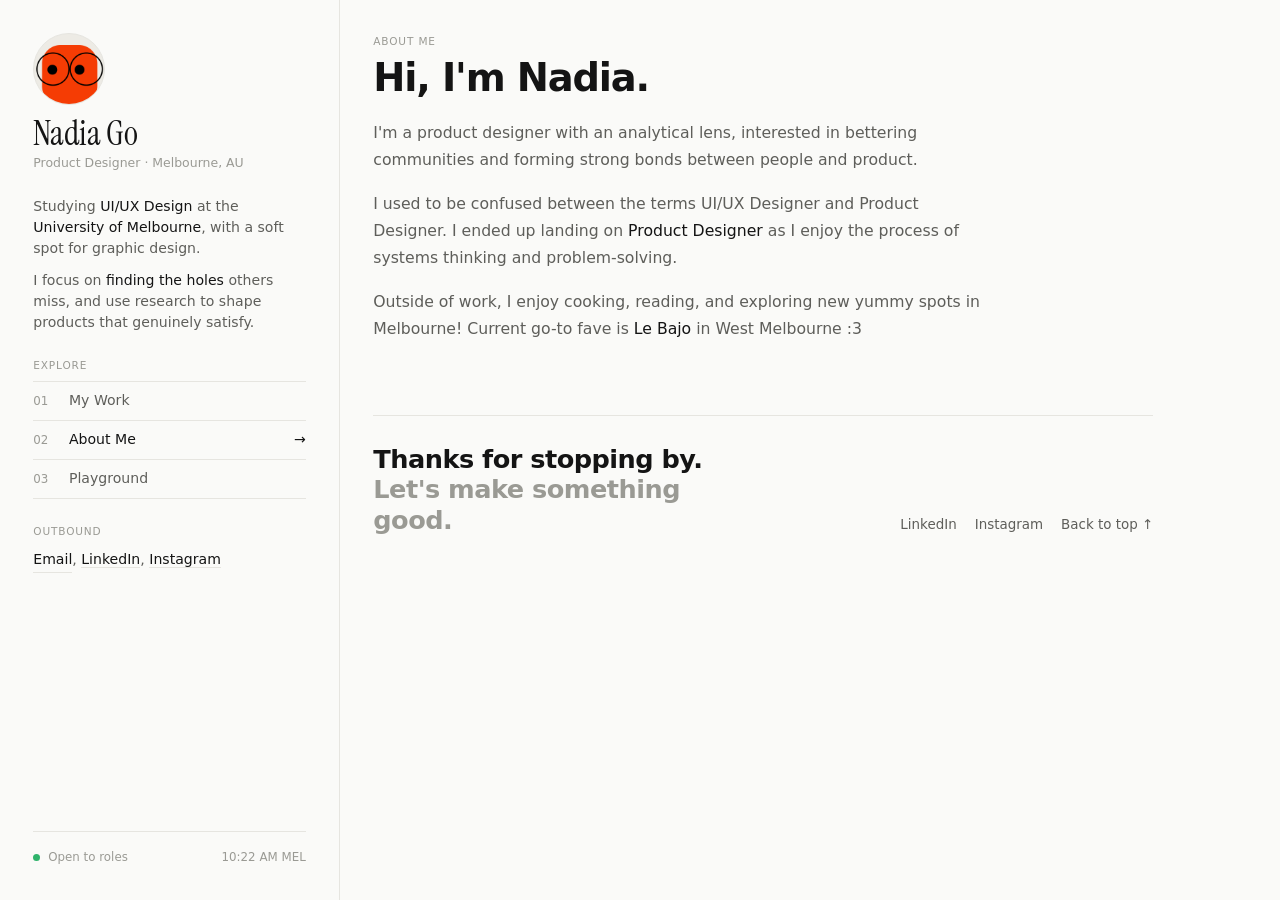
<file: aboutme.html>
<!DOCTYPE html>
<html lang="en">
<head>
<meta charset="UTF-8">
<meta name="viewport" content="width=device-width, initial-scale=1.0">
<title>About — Nadia Go</title>
<meta name="description" content="About Nadia Go, a product designer based in Melbourne.">
<link rel="preconnect" href="https://fonts.googleapis.com">
<link rel="preconnect" href="https://fonts.gstatic.com" crossorigin>
<link href="https://fonts.googleapis.com/css2?family=Instrument+Serif&family=Google+Sans:wght@400;500;600;700&display=swap" rel="stylesheet">
<link rel="icon" type="image/png" href="Character-building/favicon(2).png" sizes="32x32">

<style>
  :root{
    --bg:#FAFAF8;
    --ink:#141414;
    --muted:#5E5E5A;
    --faint:#9A9A94;
    --line:#E6E5E0;
    --green-dark:#1C6B41;
    --accent:#f53c04;            /* page accent (quotes, question rule) */
    --serif:'Instrument Serif', Georgia, 'Times New Roman', serif;   /* name only */
    --sans:'Google Sans', system-ui, -apple-system, sans-serif;
    --rail-w:340px;
    --pad:clamp(20px,2.6vw,40px);
    --measure:780px;
  }
  *{box-sizing:border-box;}
  html{scroll-behavior:smooth;}
  body{
    margin:0; background:var(--bg); color:var(--ink);
    font-family:var(--sans); font-size:15px; line-height:1.55;
    -webkit-font-smoothing:antialiased;
  }
  ::selection{background:var(--ink); color:var(--bg);}
  a{color:inherit; text-decoration:none;}
  a:focus-visible,button:focus-visible{outline:2px solid var(--ink); outline-offset:3px; border-radius:4px;}
  img,video{max-width:100%; display:block;}

  /* ── LAYOUT ─────────────────────────────── */
  .layout{display:grid; grid-template-columns:var(--rail-w) 1fr; min-height:100vh;}

  /* ── SIDEBAR (shared with index.html) ───── */
  .rail{
    position:sticky; top:0; height:100vh; overflow:hidden;
    padding:var(--pad);
    border-right:1px solid var(--line);
    display:flex; flex-direction:column; gap:24px;
  }
  .rail-id{display:flex; flex-direction:column; gap:12px;}
  .pfp{
    position:relative; width:72px; height:72px; flex:none;
    border-radius:50%; overflow:hidden;
    background:#EDEBE5; border:1px solid var(--line);
  }
  .pfp__inner{position:absolute; left:-1%; top:15%; width:100%; height:100%;}
  .pfp__body, .pfp__eyes img{width:100%; height:100%; -webkit-user-drag:none; user-select:none;}
  .pfp__body{position:absolute; inset:0;}
  .pfp__eyes{position:absolute; inset:0; transition:transform .08s linear; will-change:transform;}
  .pfp__eyes img{display:block; transform-origin:45.75% 35.25%; transition:transform .09s ease;}
  .pfp.is-blinking .pfp__eyes img{transform:scaleY(.08);}

  .name{display:block; font-family:var(--serif); font-weight:400; font-size:2.1rem; line-height:1; letter-spacing:-0.01em; margin:0;}
  .subtitle{font-size:0.78rem; color:var(--faint); margin:2px 0 0;}
  .bio{color:var(--muted); margin:0; max-width:36ch; font-size:0.88rem; line-height:1.5;}
  .bio strong{color:var(--ink); font-weight:500;}
  .bio + .bio{margin-top:-14px;}

  .rail-label{
    display:block; font-size:0.66rem; letter-spacing:0.08em; text-transform:uppercase;
    color:var(--faint); margin:0 0 8px;
  }
  .nav ul{list-style:none; margin:0; padding:0; border-top:1px solid var(--line);}
  .nav li{border-bottom:1px solid var(--line);}
  .nav a{
    display:flex; align-items:center; gap:12px; padding:8px 0;
    font-size:0.88rem; color:var(--muted); transition:color .18s ease;
  }
  .nav .num{font-variant-numeric:tabular-nums; font-size:0.74rem; color:var(--faint); min-width:2em;}
  .nav .arr{margin-left:auto; opacity:0; transform:translateX(-6px); transition:opacity .18s ease, transform .18s ease;}
  .nav a:hover, .nav a[aria-current]{color:var(--ink);}
  .nav a:hover .arr, .nav a[aria-current] .arr{opacity:1; transform:none;}

  .back{font-size:0.88rem; color:var(--muted); width:max-content; transition:color .18s ease;}
  .back:hover{color:var(--ink);}

  .outbound{color:var(--muted); margin:0; line-height:1.8; font-size:0.88rem;}
  .outbound a, .outbound button{color:var(--ink); border-bottom:1px solid var(--line); transition:border-color .18s ease;}
  .outbound a:hover, .outbound button:hover{border-color:var(--ink);}
  .outbound button{appearance:none; -webkit-appearance:none; display:inline; background:none; border-top:0; border-left:0; border-right:0; border-radius:0; padding:0; font:inherit; line-height:inherit; vertical-align:baseline; cursor:pointer;}
  .outbound button.copied{color:var(--green-dark); border-color:var(--green-dark);}

  .rail-foot{
    margin-top:auto; padding-top:16px; border-top:1px solid var(--line);
    display:flex; justify-content:space-between; gap:12px;
    font-size:0.74rem; color:var(--faint); font-variant-numeric:tabular-nums;
  }
  .status{display:inline-flex; align-items:center; gap:8px;}
  .status::before{content:""; width:7px; height:7px; border-radius:50%; background:#2FB36B;}

  /* ── MAIN CONTENT ───────────────────────── */
  .main{padding:var(--pad); min-width:0;}
  .main > *{max-width:var(--measure);}
  section[id], .main{scroll-margin-top:20px;}

  .eyebrow, .label{
    font-size:0.66rem; letter-spacing:0.08em; text-transform:uppercase;
    color:var(--faint); margin:0 0 8px;
  }
  .title{font-family:var(--sans); font-weight:700; letter-spacing:-0.03em; font-size:clamp(1.8rem,3vw,2.4rem); line-height:1.05; margin:0 0 22px;}

  .media{margin:0; background:#E9E8E3; border:1px solid var(--line); border-radius:6px; overflow:hidden; aspect-ratio:16/9;}
  .media.tall{aspect-ratio:16/10;}
  .media.auto{aspect-ratio:auto;}
  .media.auto img{height:auto;}
  .media img,.media video{width:100%; height:100%; object-fit:cover;}
  .media.fit{aspect-ratio:auto; background:none; border:0; border-radius:0; --cap:min(72vh,620px);}
  .media.fit video{
    margin:0 auto; width:100%; height:auto; aspect-ratio:var(--ar,16/9);
    max-width:calc(var(--cap) * var(--ar-n,1.7778));
    object-fit:contain; border-radius:6px; background:#E9E8E3;
  }

  .facts{
    margin:24px 0 0; padding-top:16px; border-top:1px solid var(--line);
    display:grid; grid-template-columns:repeat(4,minmax(0,1fr)); gap:20px;
  }
  .facts dt{font-size:0.66rem; letter-spacing:0.08em; text-transform:uppercase; color:var(--faint); margin:0 0 4px;}
  .facts dd{margin:0; font-size:0.86rem; line-height:1.45;}

  .block{padding:clamp(48px,6vw,80px) 0 0;}
  .statement{font-family:var(--sans); font-weight:600; letter-spacing:-0.02em; font-size:clamp(1.3rem,2vw,1.7rem); line-height:1.2; margin:0 0 12px; max-width:28ch;}
  .statement.wide{max-width:none;}
  .body{font-size:0.95rem; line-height:1.6; color:var(--muted); margin:0 0 24px; max-width:60ch;}
  .body strong{color:var(--ink); font-weight:500;}

  .question{
    font-family:var(--sans); font-weight:600; letter-spacing:-0.015em;
    font-size:clamp(1.05rem,1.5vw,1.25rem); line-height:1.35; margin:24px 0 0; max-width:40ch;
    padding-left:16px; border-left:2px solid var(--accent);
  }
  .stat{display:flex; align-items:baseline; gap:16px; border-top:1px solid var(--line); padding-top:16px; margin-top:8px;}
  .stat b{font-family:var(--sans); font-weight:700; font-size:clamp(2rem,3.2vw,2.8rem); letter-spacing:-0.04em; line-height:1;}
  .stat span{font-size:0.86rem; color:var(--muted); max-width:44ch;}

  .feature{margin-top:40px;}
  .feature h4{font-family:var(--sans); font-weight:600; font-size:1rem; letter-spacing:-0.01em; margin:0 0 4px;}
  .feature p{margin:0 0 14px; color:var(--muted); font-size:0.9rem;}

  .pull{font-family:var(--sans); font-weight:600; letter-spacing:-0.015em; font-size:clamp(1.05rem,1.5vw,1.25rem); line-height:1.35; margin:24px 0 0;}
  .pull::before{content:"\201C"; color:var(--accent);} .pull::after{content:"\201D"; color:var(--accent);}

  .block > img{margin-top:8px; border-radius:6px; border:1px solid var(--line);}

  .pager{
    display:flex; justify-content:space-between; gap:16px;
    margin-top:clamp(56px,7vw,96px); padding-top:18px; border-top:1px solid var(--line);
    font-size:0.88rem; color:var(--muted);
  }
  .pager a:hover{color:var(--ink);}

  /* about page */
  .prose p{font-size:0.98rem; line-height:1.7; color:var(--muted); margin:0 0 18px; max-width:62ch;}
  .prose strong{color:var(--ink); font-weight:500;}

  /* ── FOOTER (shared with index.html) ────── */
  .foot{
    margin-top:72px; padding-top:28px; border-top:1px solid var(--line);
    display:flex; flex-wrap:wrap; align-items:flex-end; justify-content:space-between; gap:20px;
  }
  .foot-line{font-family:var(--sans); font-weight:600; letter-spacing:-0.02em; font-size:clamp(1.2rem,2.2vw,1.6rem); line-height:1.2; margin:0; max-width:22ch;}
  .foot-line em{font-style:normal; color:var(--faint);}
  .foot-links{display:flex; gap:18px; font-size:0.84rem; color:var(--muted);}
  .foot-links a:hover{color:var(--ink);}

  /* ── RESPONSIVE ─────────────────────────── */
  @media (max-width:1100px){ :root{--rail-w:300px;} }
  @media (max-width:820px){
    .layout{grid-template-columns:1fr;}
    .rail{position:static; height:auto; overflow:visible; border-right:0; border-bottom:1px solid var(--line); gap:22px; padding:28px 20px;}
    .rail .nav--sections{display:none;}   /* in-page menu not needed once stacked */
    .name{font-size:2rem;}
    .bio{max-width:none;}
    .rail-foot{margin-top:0;}
    .main{padding:28px 20px 40px;}
    .facts{grid-template-columns:1fr 1fr;}
  }
  @media (max-width:420px){
    .rail-id{flex-direction:row; align-items:center; gap:16px; flex-wrap:wrap;}
    .rail-id .text{flex:1; min-width:0;}
    .pfp{width:64px; height:64px;}
    .stat{flex-direction:column; gap:6px;}
  }
  @media (prefers-reduced-motion:reduce){ html{scroll-behavior:auto;} *{transition:none !important;} }
</style>
</head>
<body>

<div class="layout">

  <!-- ══ SIDEBAR ══ -->
  <aside class="rail">
    <div class="rail-id">
      <a href="index.html" class="pfp" id="pfp" aria-label="Nadia Go — home">
        <div class="pfp__inner">
          <img class="pfp__body" alt="" src="Character-building/whole.png" onerror="this.remove()">
          <div class="pfp__eyes" id="pfpEyes"><img alt="" src="Character-building/eyes.png" onerror="this.remove()"></div>
        </div>
      </a>
      <div class="text">
        <a href="index.html"><span class="name">Nadia Go</span></a>
        <p class="subtitle">Product Designer · Melbourne, AU</p>
      </div>
    </div>

    <p class="bio">Studying <strong>UI/UX Design</strong> at the <strong>University of Melbourne</strong>, with a soft spot for graphic design.</p>
    <p class="bio">I focus on <strong>finding the holes</strong> others miss, and use research to shape products that genuinely satisfy.</p>

    <nav class="nav" aria-label="Explore">
      <span class="rail-label">Explore</span>
      <ul>
        <li><a href="index.html#work"><span class="num">01</span>My Work<span class="arr">→</span></a></li>
        <li><a href="aboutme.html" aria-current="page"><span class="num">02</span>About Me<span class="arr">→</span></a></li>
        <li><a href="designplayground.html"><span class="num">03</span>Playground<span class="arr">→</span></a></li>
      </ul>
    </nav>

    <div>
      <span class="rail-label">Outbound</span>
      <p class="outbound">
        <button type="button" id="copyEmail" data-email="nadiajingxiang@gmail.com">Email</button>,
        <a href="https://www.linkedin.com/in/nadia-alexandra-/" target="_blank" rel="noopener">LinkedIn</a>,
        <a href="https://www.instagram.com/nadialexandraa/" target="_blank" rel="noopener">Instagram</a>
      </p>
    </div>

    <div class="rail-foot">
      <span class="status">Open to roles</span>
      <span id="clock">--:-- --</span>
    </div>
  </aside>

  <!-- ══ CONTENT ══ -->
  <main class="main" id="top">

    <section>
      <p class="eyebrow">About me</p>
      <h1 class="title">Hi, I'm Nadia.</h1>
      <div class="prose">
        <p>I'm a product designer with an analytical lens, interested in bettering communities and forming strong bonds between people and product.</p>
        <p>I used to be confused between the terms UI/UX Designer and Product Designer. I ended up landing on <strong>Product Designer</strong> as I enjoy the process of systems thinking and problem-solving.</p>
        <p>Outside of work, I enjoy cooking, reading, and exploring new yummy spots in Melbourne! Current go-to fave is <strong>Le Bajo</strong> in West Melbourne :3</p>
      </div>
    </section>

    <!-- Photo gallery — kept from the original, still switched off.
    <section class="block">
      <p class="label">Gallery</p>
      <h2 class="statement">Things in the wild that caught my eye.</h2>
      ...
    </section> -->

    <footer class="foot">
      <p class="foot-line">Thanks for stopping by. <em>Let's make something good.</em></p>
      <div class="foot-links">
        <a href="https://www.linkedin.com/in/nadia-alexandra-/" target="_blank" rel="noopener">LinkedIn</a>
        <a href="https://www.instagram.com/nadialexandraa/" target="_blank" rel="noopener">Instagram</a>
        <a href="#top">Back to top ↑</a>
      </div>
    </footer>
  </main>
</div>

<script>
  /* ── profile picture: eyes follow the cursor + blink ── */
  (function(){
    const pfp  = document.getElementById('pfp');
    const eyes = document.getElementById('pfpEyes');
    if(!pfp || !eyes) return;
    const reduce = window.matchMedia && matchMedia('(prefers-reduced-motion: reduce)').matches;
    const EYE_CX = 0.4575, EYE_CY = 0.3525;
    let mx = null, my = null, raf = 0;
    function track(){
      if(mx === null) return;
      const r = eyes.getBoundingClientRect();
      const maxX = r.width * 0.07, maxY = r.height * 0.05;
      const cx = r.left + r.width * EYE_CX, cy = r.top + r.height * EYE_CY;
      const dx = mx - cx, dy = my - cy, len = Math.hypot(dx, dy) || 1;
      eyes.style.transform = `translate(${(dx/len*maxX).toFixed(2)}px, ${(dy/len*maxY).toFixed(2)}px)`;
    }
    addEventListener('pointermove', e => {
      mx = e.clientX; my = e.clientY;
      if(!raf) raf = requestAnimationFrame(() => { raf = 0; track(); });
    }, {passive:true});
    addEventListener('scroll', track, {passive:true});
    if(!reduce){
      (function blink(){
        setTimeout(() => {
          pfp.classList.add('is-blinking');
          setTimeout(() => pfp.classList.remove('is-blinking'), 150);
          blink();
        }, 2600 + Math.random() * 4000);
      })();
    }
  })();

  /* ── Melbourne local time ── */
  (function(){
    const el = document.getElementById('clock');
    const fmt = new Intl.DateTimeFormat('en-AU', {hour:'2-digit', minute:'2-digit', hour12:true, timeZone:'Australia/Melbourne'});
    const tick = () => { el.textContent = fmt.format(new Date()).toUpperCase() + ' MEL'; };
    tick(); setInterval(tick, 15000);
  })();

  /* ── copy email ── */
  (function(){
    const btn = document.getElementById('copyEmail');
    btn.addEventListener('click', async () => {
      try{ await navigator.clipboard.writeText(btn.dataset.email); btn.textContent = 'Copied ✓'; btn.classList.add('copied'); }
      catch(e){ btn.textContent = btn.dataset.email; }
      setTimeout(() => { btn.textContent = 'Email'; btn.classList.remove('copied'); }, 1800);
    });
  })();

  /* ── in-page menu: highlight the section being read ── */
  (function(){
    const links = [...document.querySelectorAll('.nav--sections a[href^="#"]')];
    if(!links.length || !('IntersectionObserver' in window)) return;
    const byId = Object.fromEntries(links.map(a => [a.getAttribute('href').slice(1), a]));
    const io = new IntersectionObserver(entries => {
      entries.forEach(en => {
        if(!en.isIntersecting) return;
        links.forEach(a => a.removeAttribute('aria-current'));
        byId[en.target.id]?.setAttribute('aria-current', 'location');
      });
    }, {rootMargin:'-35% 0px -60% 0px'});
    Object.keys(byId).forEach(id => { const s = document.getElementById(id); if(s) io.observe(s); });
  })();

  /* ── fit videos to their real shape ── */
  document.querySelectorAll('.media.fit video').forEach(v => {
    const fit = () => {
      if(!v.videoWidth) return;
      v.style.setProperty('--ar', v.videoWidth + ' / ' + v.videoHeight);
      v.style.setProperty('--ar-n', v.videoWidth / v.videoHeight);
    };
    v.addEventListener('loadedmetadata', fit); fit();
  });
</script>
</body>
</html>
</file>
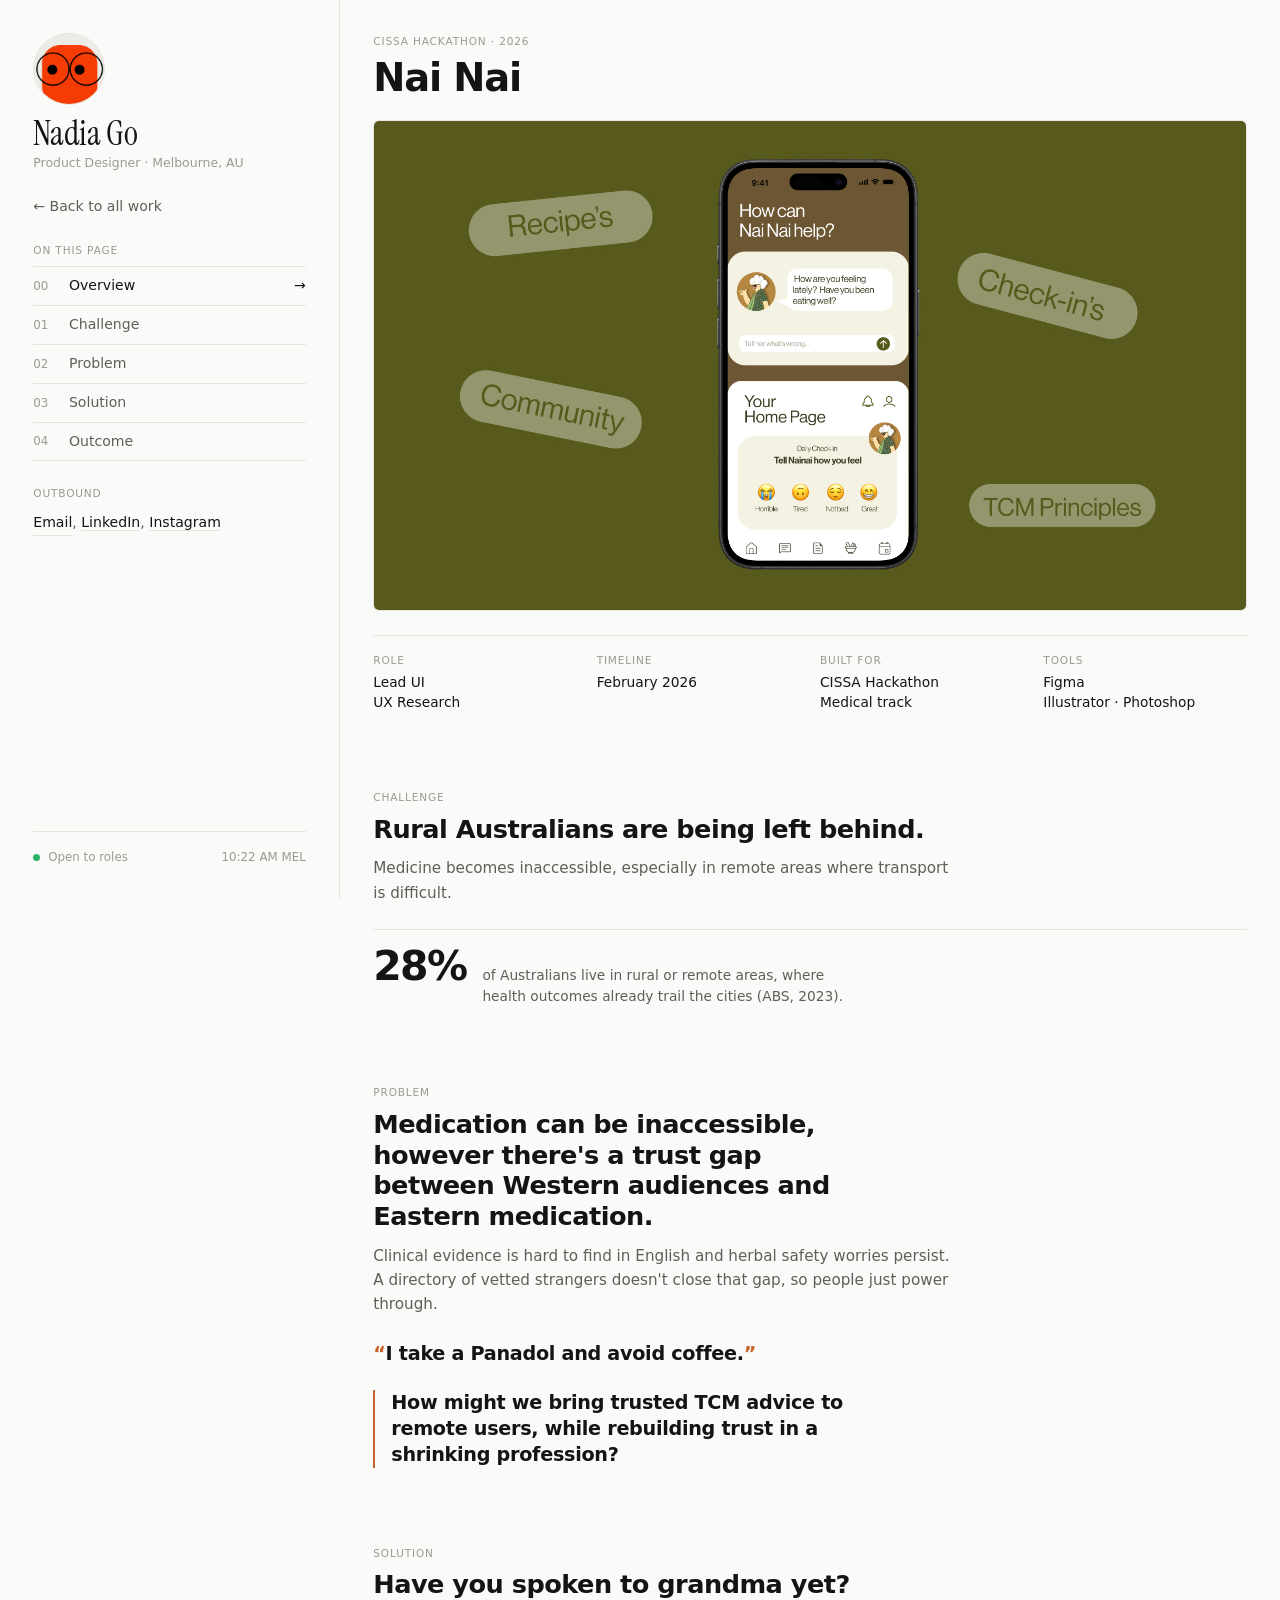
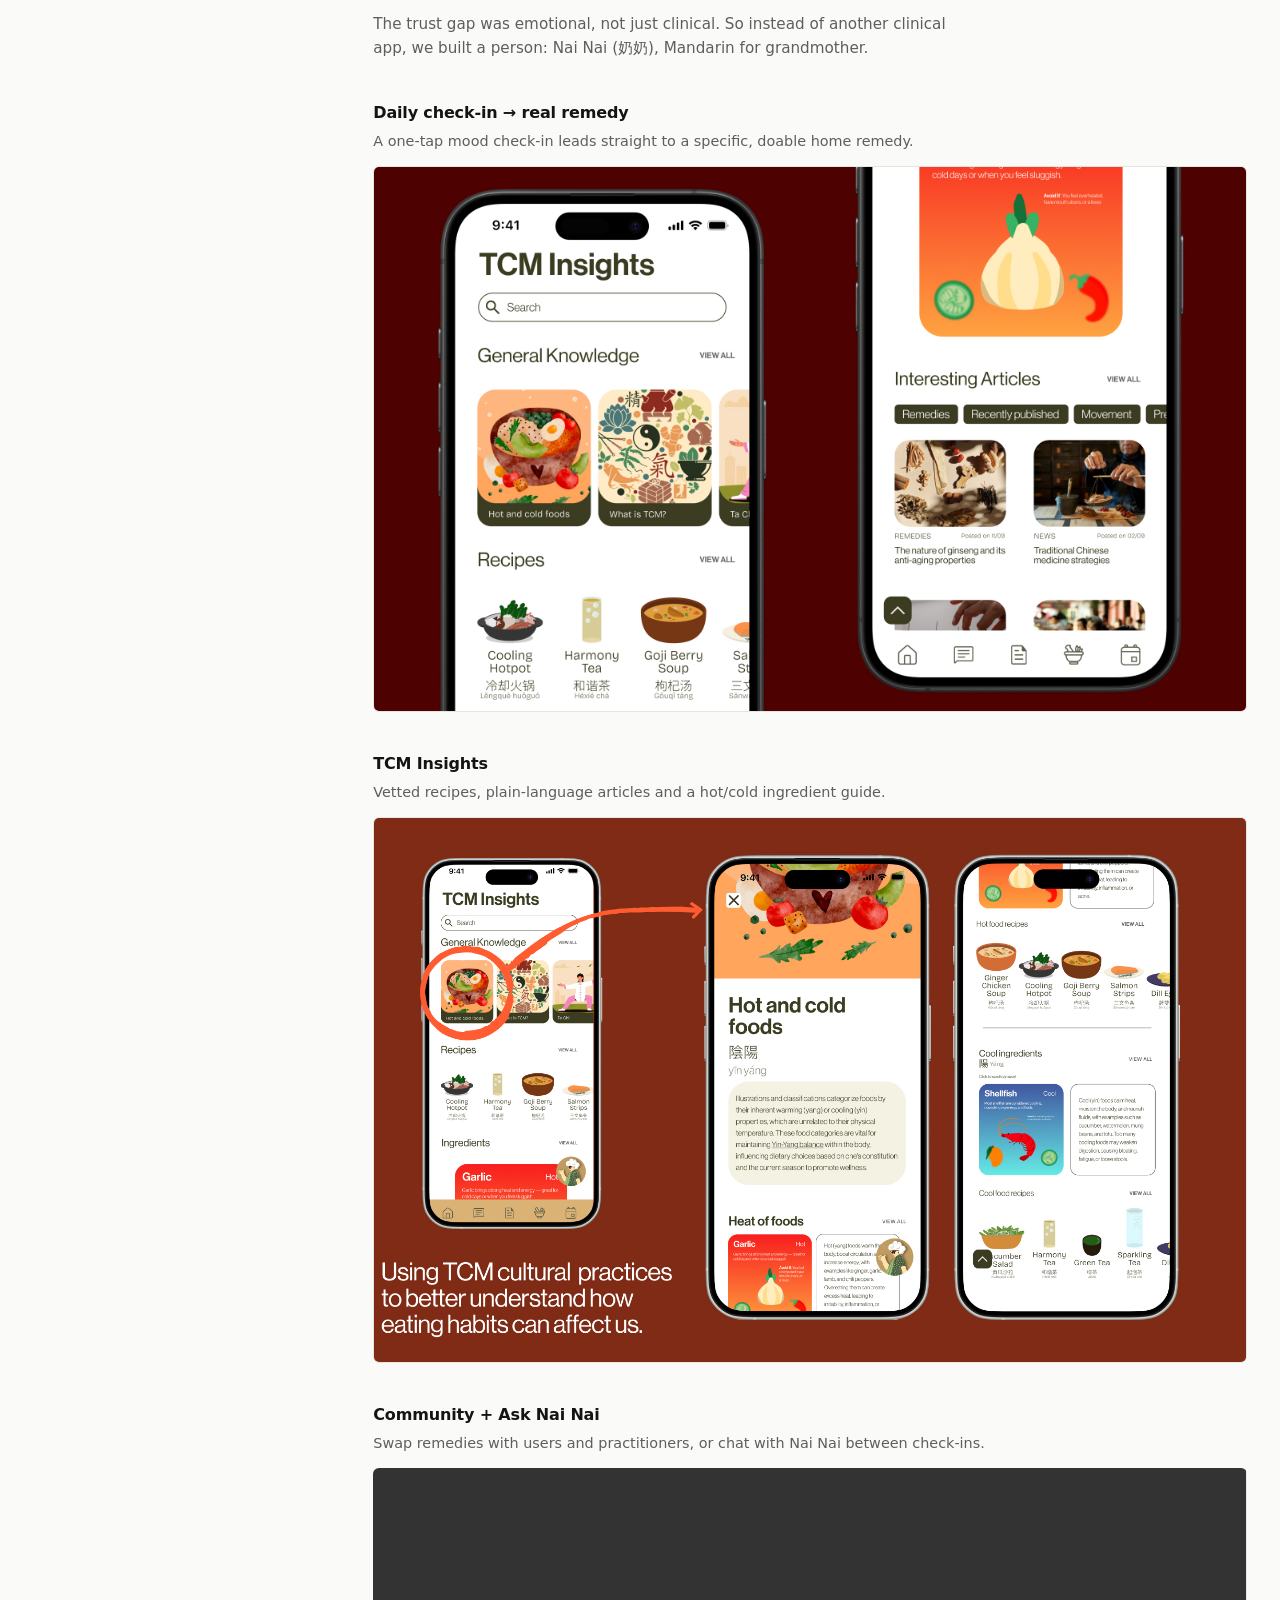
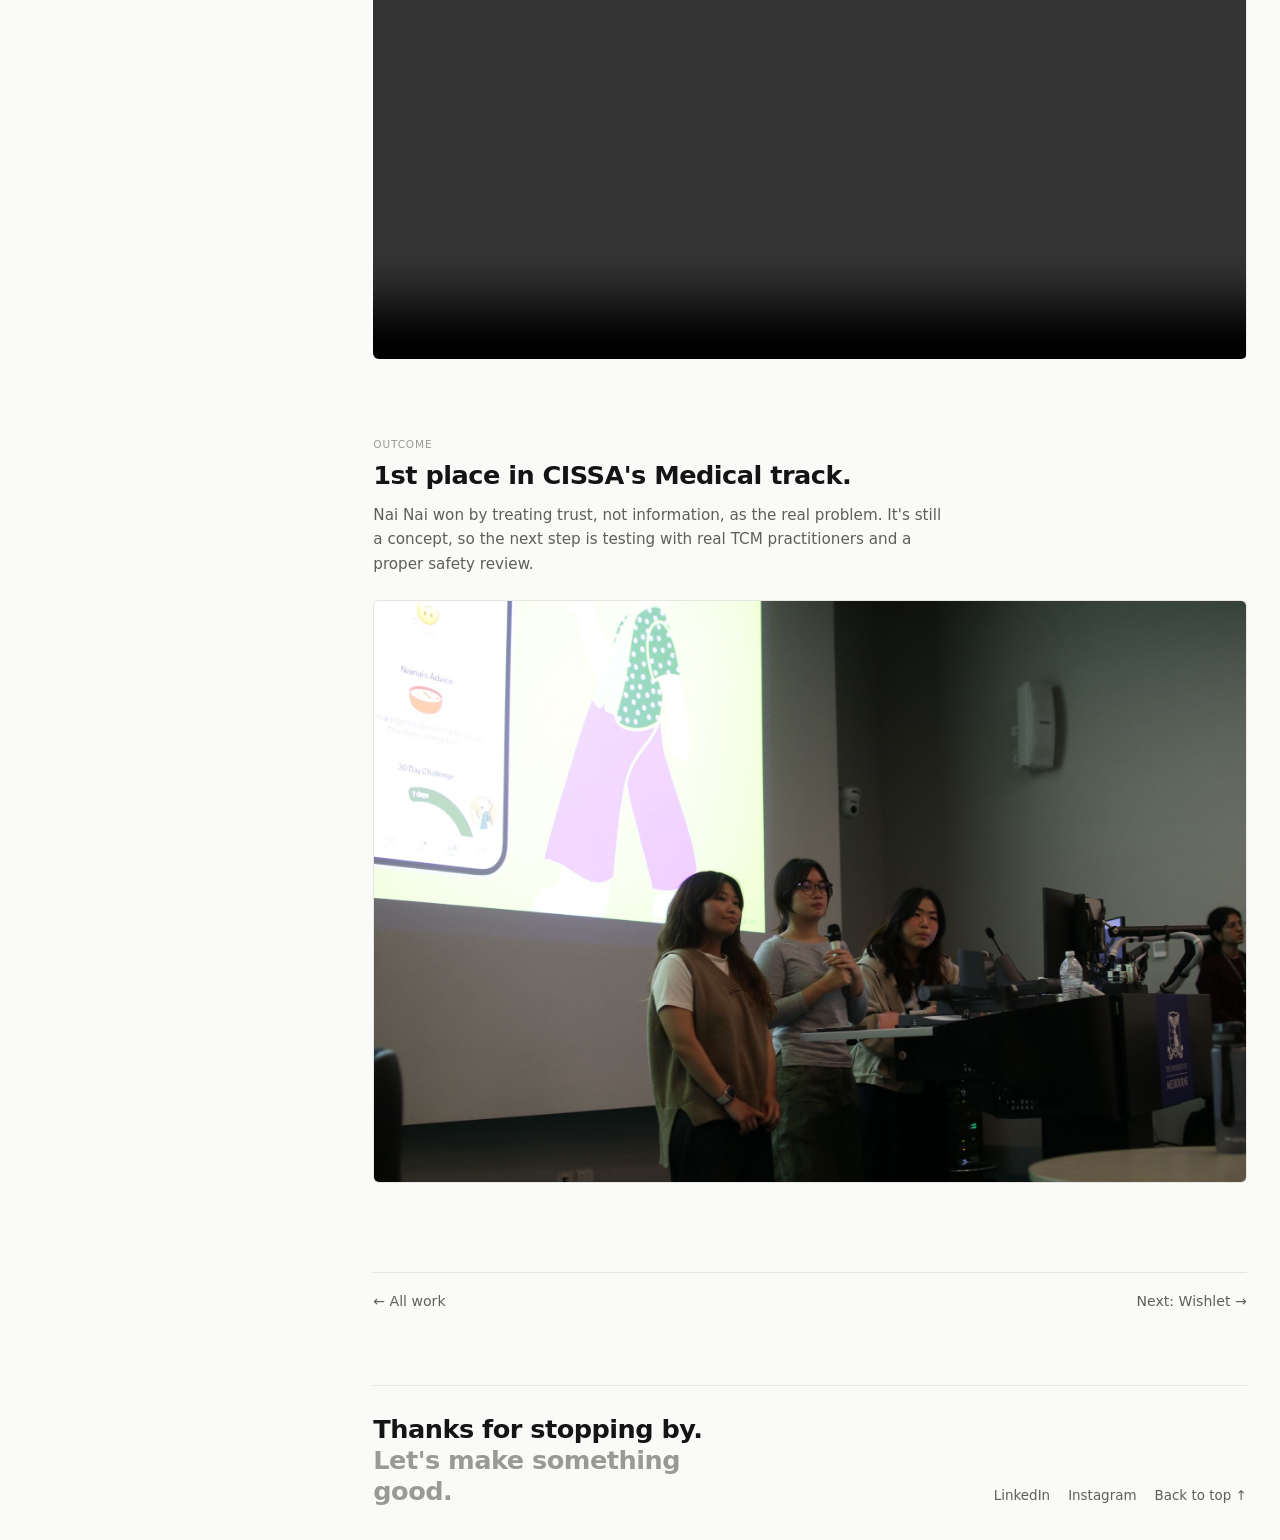
<file: Nainai.html>
<!DOCTYPE html>
<html lang="en">
<head>
<meta charset="UTF-8">
<meta name="viewport" content="width=device-width, initial-scale=1.0">
<title>Nai Nai — Nadia Go</title>
<meta name="description" content="Case study: Nai Nai, a virtual-grandmother concept closing Australia's rural Traditional Chinese Medicine trust gap. CISSA Hackathon winner, Medical track.">
<link rel="preconnect" href="https://fonts.googleapis.com">
<link rel="preconnect" href="https://fonts.gstatic.com" crossorigin>
<link href="https://fonts.googleapis.com/css2?family=Instrument+Serif&family=Google+Sans:wght@400;500;600;700&display=swap" rel="stylesheet">
<link rel="icon" type="image/png" href="Character-building/favicon(2).png" sizes="32x32">

<style>
  :root{
    --bg:#FAFAF8;
    --ink:#141414;
    --muted:#5E5E5A;
    --faint:#9A9A94;
    --line:#E6E5E0;
    --green-dark:#1C6B41;
    --accent:#C8632B;            /* page accent (quotes, question rule) */
    --serif:'Instrument Serif', Georgia, 'Times New Roman', serif;   /* name only */
    --sans:'Google Sans', system-ui, -apple-system, sans-serif;
    --rail-w:340px;
    --pad:clamp(20px,2.6vw,40px);
    --measure:780px;
  }
  *{box-sizing:border-box;}
  html{scroll-behavior:smooth;}
  body{
    margin:0; background:var(--bg); color:var(--ink);
    font-family:var(--sans); font-size:15px; line-height:1.55;
    -webkit-font-smoothing:antialiased;
  }
  ::selection{background:var(--ink); color:var(--bg);}
  a{color:inherit; text-decoration:none;}
  a:focus-visible,button:focus-visible{outline:2px solid var(--ink); outline-offset:3px; border-radius:4px;}
  img,video{max-width:100%; display:block;}

  /* ── LAYOUT ─────────────────────────────── */
  .layout{display:grid; grid-template-columns:var(--rail-w) 1fr; min-height:100vh;}

  /* ── SIDEBAR (shared with index.html) ───── */
  .rail{
    position:sticky; top:0; height:100vh; overflow:hidden;
    padding:var(--pad);
    border-right:1px solid var(--line);
    display:flex; flex-direction:column; gap:24px;
  }
  .rail-id{display:flex; flex-direction:column; gap:12px;}
  .pfp{
    position:relative; width:72px; height:72px; flex:none;
    border-radius:50%; overflow:hidden;
    background:#EDEBE5; border:1px solid var(--line);
  }
  .pfp__inner{position:absolute; left:-1%; top:15%; width:100%; height:100%;}
  .pfp__body, .pfp__eyes img{width:100%; height:100%; -webkit-user-drag:none; user-select:none;}
  .pfp__body{position:absolute; inset:0;}
  .pfp__eyes{position:absolute; inset:0; transition:transform .08s linear; will-change:transform;}
  .pfp__eyes img{display:block; transform-origin:45.75% 35.25%; transition:transform .09s ease;}
  .pfp.is-blinking .pfp__eyes img{transform:scaleY(.08);}

  .name{display:block; font-family:var(--serif); font-weight:400; font-size:2.1rem; line-height:1; letter-spacing:-0.01em; margin:0;}
  .subtitle{font-size:0.78rem; color:var(--faint); margin:2px 0 0;}
  .bio{color:var(--muted); margin:0; max-width:36ch; font-size:0.88rem; line-height:1.5;}
  .bio strong{color:var(--ink); font-weight:500;}
  .bio + .bio{margin-top:-14px;}

  .rail-label{
    display:block; font-size:0.66rem; letter-spacing:0.08em; text-transform:uppercase;
    color:var(--faint); margin:0 0 8px;
  }
  .nav ul{list-style:none; margin:0; padding:0; border-top:1px solid var(--line);}
  .nav li{border-bottom:1px solid var(--line);}
  .nav a{
    display:flex; align-items:center; gap:12px; padding:8px 0;
    font-size:0.88rem; color:var(--muted); transition:color .18s ease;
  }
  .nav .num{font-variant-numeric:tabular-nums; font-size:0.74rem; color:var(--faint); min-width:2em;}
  .nav .arr{margin-left:auto; opacity:0; transform:translateX(-6px); transition:opacity .18s ease, transform .18s ease;}
  .nav a:hover, .nav a[aria-current]{color:var(--ink);}
  .nav a:hover .arr, .nav a[aria-current] .arr{opacity:1; transform:none;}

  .back{font-size:0.88rem; color:var(--muted); width:max-content; transition:color .18s ease;}
  .back:hover{color:var(--ink);}

  .outbound{color:var(--muted); margin:0; line-height:1.8; font-size:0.88rem;}
  .outbound a, .outbound button{color:var(--ink); border-bottom:1px solid var(--line); transition:border-color .18s ease;}
  .outbound a:hover, .outbound button:hover{border-color:var(--ink);}
  .outbound button{appearance:none; -webkit-appearance:none; display:inline; background:none; border-top:0; border-left:0; border-right:0; border-radius:0; padding:0; font:inherit; line-height:inherit; vertical-align:baseline; cursor:pointer;}
  .outbound button.copied{color:var(--green-dark); border-color:var(--green-dark);}

  .rail-foot{
    margin-top:auto; padding-top:16px; border-top:1px solid var(--line);
    display:flex; justify-content:space-between; gap:12px;
    font-size:0.74rem; color:var(--faint); font-variant-numeric:tabular-nums;
  }
  .status{display:inline-flex; align-items:center; gap:8px;}
  .status::before{content:""; width:7px; height:7px; border-radius:50%; background:#2FB36B;}

  /* ── MAIN CONTENT ───────────────────────── */
  .main{padding:var(--pad); min-width:0;}
  
  section[id], .main{scroll-margin-top:20px;}

  .eyebrow, .label{
    font-size:0.66rem; letter-spacing:0.08em; text-transform:uppercase;
    color:var(--faint); margin:0 0 8px;
  }
  .title{font-family:var(--sans); font-weight:700; letter-spacing:-0.03em; font-size:clamp(1.8rem,3vw,2.4rem); line-height:1.05; margin:0 0 22px;}

  .media{margin:0; background:#E9E8E3; border:1px solid var(--line); border-radius:6px; overflow:hidden; aspect-ratio:16/9;}
  .media.tall{aspect-ratio:16/10;}
  .media.auto{aspect-ratio:auto;}
  .media.auto img{height:auto;}
  .media img,.media video{width:100%; height:100%; object-fit:cover;}
  .media.fit{aspect-ratio:auto; background:none; border:0; border-radius:0; --cap:min(72vh,620px);}
  .media.fit video{
    margin:0 auto; width:100%; height:auto; aspect-ratio:var(--ar,16/9);
    max-width:calc(var(--cap) * var(--ar-n,1.7778));
    object-fit:contain; border-radius:6px; background:#E9E8E3;
  }

  .facts{
    margin:24px 0 0; padding-top:16px; border-top:1px solid var(--line);
    display:grid; grid-template-columns:repeat(4,minmax(0,1fr)); gap:20px;
  }
  .facts dt{font-size:0.66rem; letter-spacing:0.08em; text-transform:uppercase; color:var(--faint); margin:0 0 4px;}
  .facts dd{margin:0; font-size:0.86rem; line-height:1.45;}

  .block{padding:clamp(48px,6vw,80px) 0 0;}
  .statement{font-family:var(--sans); font-weight:600; letter-spacing:-0.02em; font-size:clamp(1.3rem,2vw,1.7rem); line-height:1.2; margin:0 0 12px; max-width:28ch;}
  .statement.wide{max-width:none;}
  .body{font-size:0.95rem; line-height:1.6; color:var(--muted); margin:0 0 24px; max-width:60ch;}
  .body strong{color:var(--ink); font-weight:500;}

  .question{
    font-family:var(--sans); font-weight:600; letter-spacing:-0.015em;
    font-size:clamp(1.05rem,1.5vw,1.25rem); line-height:1.35; margin:24px 0 0; max-width:40ch;
    padding-left:16px; border-left:2px solid var(--accent);
  }
  .stat{display:flex; align-items:baseline; gap:16px; border-top:1px solid var(--line); padding-top:16px; margin-top:8px;}
  .stat b{font-family:var(--sans); font-weight:700; font-size:clamp(2rem,3.2vw,2.8rem); letter-spacing:-0.04em; line-height:1;}
  .stat span{font-size:0.86rem; color:var(--muted); max-width:44ch;}

  .feature{margin-top:40px;}
  .feature h4{font-family:var(--sans); font-weight:600; font-size:1rem; letter-spacing:-0.01em; margin:0 0 4px;}
  .feature p{margin:0 0 14px; color:var(--muted); font-size:0.9rem;}

  .pull{font-family:var(--sans); font-weight:600; letter-spacing:-0.015em; font-size:clamp(1.05rem,1.5vw,1.25rem); line-height:1.35; margin:24px 0 0;}
  .pull::before{content:"\201C"; color:var(--accent);} .pull::after{content:"\201D"; color:var(--accent);}

  .block > img{margin-top:8px; border-radius:6px; border:1px solid var(--line);}

  .pager{
    display:flex; justify-content:space-between; gap:16px;
    margin-top:clamp(56px,7vw,96px); padding-top:18px; border-top:1px solid var(--line);
    font-size:0.88rem; color:var(--muted);
  }
  .pager a:hover{color:var(--ink);}

  /* about page */
  .prose p{font-size:0.98rem; line-height:1.7; color:var(--muted); margin:0 0 18px; max-width:62ch;}
  .prose strong{color:var(--ink); font-weight:500;}

  /* ── FOOTER ─────────────────────────────── */
  .foot{
    margin-top:72px; padding-top:28px; border-top:1px solid var(--line);
    display:flex; flex-wrap:wrap; align-items:flex-end; justify-content:space-between; gap:20px;
  }
  .foot-line{font-family:var(--sans); font-weight:600; letter-spacing:-0.02em; font-size:clamp(1.2rem,2.2vw,1.6rem); line-height:1.2; margin:0; max-width:22ch;}
  .foot-line em{font-style:normal; color:var(--faint);}
  .foot-links{display:flex; gap:18px; font-size:0.84rem; color:var(--muted);}
  .foot-links a:hover{color:var(--ink);}

  /* ── RESPONSIVE ─────────────────────────── */
  @media (max-width:1100px){ :root{--rail-w:300px;} }
  @media (max-width:820px){
    .layout{grid-template-columns:1fr;}
    .rail{position:static; height:auto; overflow:visible; border-right:0; border-bottom:1px solid var(--line); gap:22px; padding:28px 20px;}
    .rail .nav--sections{display:none;}   /* in-page menu not needed once stacked */
    .name{font-size:2rem;}
    .bio{max-width:none;}
    .rail-foot{margin-top:0;}
    .main{padding:28px 20px 40px;}
    .facts{grid-template-columns:1fr 1fr;}
  }
  @media (max-width:420px){
    .rail-id{flex-direction:row; align-items:center; gap:16px; flex-wrap:wrap;}
    .rail-id .text{flex:1; min-width:0;}
    .pfp{width:64px; height:64px;}
    .stat{flex-direction:column; gap:6px;}
  }
  @media (prefers-reduced-motion:reduce){ html{scroll-behavior:auto;} *{transition:none !important;} }
</style>
</head>
<body>

<div class="layout">

  <!-- ══ SIDEBAR ══ -->
  <aside class="rail">
    <div class="rail-id">
      <a href="index.html" class="pfp" id="pfp" aria-label="Nadia Go — home">
        <div class="pfp__inner">
          <img class="pfp__body" alt="" src="Character-building/whole.png" onerror="this.remove()">
          <div class="pfp__eyes" id="pfpEyes"><img alt="" src="Character-building/eyes.png" onerror="this.remove()"></div>
        </div>
      </a>
      <div class="text">
        <a href="index.html"><span class="name">Nadia Go</span></a>
        <p class="subtitle">Product Designer · Melbourne, AU</p>
      </div>
    </div>

    <a class="back" href="index.html#work">← Back to all work</a>

    <nav class="nav nav--sections" aria-label="On this page">
      <span class="rail-label">On this page</span>
      <ul>
        <li><a href="#overview"><span class="num">00</span>Overview<span class="arr">→</span></a></li>
        <li><a href="#challenge"><span class="num">01</span>Challenge<span class="arr">→</span></a></li>
        <li><a href="#problem"><span class="num">02</span>Problem<span class="arr">→</span></a></li>
        <li><a href="#solution"><span class="num">03</span>Solution<span class="arr">→</span></a></li>
        <li><a href="#outcome"><span class="num">04</span>Outcome<span class="arr">→</span></a></li>
      </ul>
    </nav>

    <div>
      <span class="rail-label">Outbound</span>
      <p class="outbound">
        <button type="button" id="copyEmail" data-email="nadiajingxiang@gmail.com">Email</button>,
        <a href="https://www.linkedin.com/in/nadia-alexandra-/" target="_blank" rel="noopener">LinkedIn</a>,
        <a href="https://www.instagram.com/nadialexandraa/" target="_blank" rel="noopener">Instagram</a>
      </p>
    </div>

    <div class="rail-foot">
      <span class="status">Open to roles</span>
      <span id="clock">--:-- --</span>
    </div>
  </aside>

  <!-- ══ CONTENT ══ -->
  <main class="main" id="top">

    <section id="overview">
      <p class="eyebrow">CISSA Hackathon · 2026</p>
      <h1 class="title">Nai Nai</h1>
      <figure class="media">
        <img src="Case-study-images/CS(nainai).jpg" alt="Nai Nai app concept overview" onerror="this.remove()">
      </figure>
      <dl class="facts">
        <div><dt>Role</dt><dd>Lead UI<br>UX Research</dd></div>
        <div><dt>Timeline</dt><dd>February 2026</dd></div>
        <div><dt>Built for</dt><dd>CISSA Hackathon<br>Medical track</dd></div>
        <div><dt>Tools</dt><dd>Figma<br>Illustrator · Photoshop</dd></div>
      </dl>
    </section>

    <section class="block" id="challenge">
      <p class="label">Challenge</p>
      <h2 class="statement wide">Rural Australians are being left behind.</h2>
      <p class="body">Medicine becomes inaccessible, especially in remote areas where transport is difficult.</p>
      <div class="stat">
        <b>28%</b>
        <span>of Australians live in rural or remote areas, where health outcomes already trail the cities (ABS, 2023).</span>
      </div>
    </section>

    <section class="block" id="problem">
      <p class="label">Problem</p>
      <h2 class="statement">Medication can be inaccessible, however there's a trust gap between Western audiences and Eastern medication.</h2>
      <p class="body">Clinical evidence is hard to find in English and herbal safety worries persist. A directory of vetted strangers doesn't close that gap, so people just power through.</p>
      <p class="pull">I take a Panadol and avoid coffee.</p>
      <p class="question">How might we bring trusted TCM advice to remote users, while rebuilding trust in a shrinking profession?</p>
    </section>

    <section class="block" id="solution">
      <p class="label">Solution</p>
      <h2 class="statement">Have you spoken to grandma yet?</h2>
      <p class="body">The trust gap was emotional, not just clinical. So instead of another clinical app, we built a person: Nai Nai (奶奶), Mandarin for grandmother.</p>

      <div class="feature">
        <h4>Daily check-in → real remedy</h4>
        <p>A one-tap mood check-in leads straight to a specific, doable home remedy.</p>
        <figure class="media tall"><img src="Case-study-images/CS(Nainai)-2.jpg" alt="Nai Nai daily check-in screen" onerror="this.remove()"></figure>
      </div>
      <div class="feature">
        <h4>TCM Insights</h4>
        <p>Vetted recipes, plain-language articles and a hot/cold ingredient guide.</p>
        <figure class="media tall"><img src="Case-study-images/(NN)TCM-Insights.jpg" alt="TCM Insights screen in the Nai Nai app" onerror="this.remove()"></figure>
      </div>
      <div class="feature">
        <h4>Community + Ask Nai Nai</h4>
        <p>Swap remedies with users and practitioners, or chat with Nai Nai between check-ins.</p>
        <figure class="media fit"><video src="Case-study-images/nainai-cyvideo.mp4" muted loop playsinline controls></video></figure>
      </div>
    </section>

    <section class="block" id="outcome">
      <p class="label">Outcome</p>
      <h2 class="statement">1st place in CISSA's Medical track.</h2>
      <p class="body">Nai Nai won by treating trust, not information, as the real problem. It's still a concept, so the next step is testing with real TCM practitioners and a proper safety review.</p>
      <img src="Case-study-images/nainai-presentation.jpeg" alt="Presenting Nai Nai at the CISSA Hackathon" onerror="this.remove()">
    </section>

    <nav class="pager">
      <a href="index.html#work">← All work</a>
      <a href="wishlet.html">Next: Wishlet →</a>
    </nav>

    <footer class="foot">
      <p class="foot-line">Thanks for stopping by. <em>Let's make something good.</em></p>
      <div class="foot-links">
        <a href="https://www.linkedin.com/in/nadia-alexandra-/" target="_blank" rel="noopener">LinkedIn</a>
        <a href="https://www.instagram.com/nadialexandraa/" target="_blank" rel="noopener">Instagram</a>
        <a href="#top">Back to top ↑</a>
      </div>
    </footer>
  </main>
</div>

<script>
  /* ── profile picture: eyes follow the cursor + blink ── */
  (function(){
    const pfp  = document.getElementById('pfp');
    const eyes = document.getElementById('pfpEyes');
    if(!pfp || !eyes) return;
    const reduce = window.matchMedia && matchMedia('(prefers-reduced-motion: reduce)').matches;
    const EYE_CX = 0.4575, EYE_CY = 0.3525;
    let mx = null, my = null, raf = 0;
    function track(){
      if(mx === null) return;
      const r = eyes.getBoundingClientRect();
      const maxX = r.width * 0.07, maxY = r.height * 0.05;
      const cx = r.left + r.width * EYE_CX, cy = r.top + r.height * EYE_CY;
      const dx = mx - cx, dy = my - cy, len = Math.hypot(dx, dy) || 1;
      eyes.style.transform = `translate(${(dx/len*maxX).toFixed(2)}px, ${(dy/len*maxY).toFixed(2)}px)`;
    }
    addEventListener('pointermove', e => {
      mx = e.clientX; my = e.clientY;
      if(!raf) raf = requestAnimationFrame(() => { raf = 0; track(); });
    }, {passive:true});
    addEventListener('scroll', track, {passive:true});
    if(!reduce){
      (function blink(){
        setTimeout(() => {
          pfp.classList.add('is-blinking');
          setTimeout(() => pfp.classList.remove('is-blinking'), 150);
          blink();
        }, 2600 + Math.random() * 4000);
      })();
    }
  })();

  /* ── Melbourne local time ── */
  (function(){
    const el = document.getElementById('clock');
    const fmt = new Intl.DateTimeFormat('en-AU', {hour:'2-digit', minute:'2-digit', hour12:true, timeZone:'Australia/Melbourne'});
    const tick = () => { el.textContent = fmt.format(new Date()).toUpperCase() + ' MEL'; };
    tick(); setInterval(tick, 15000);
  })();

  /* ── copy email ── */
  (function(){
    const btn = document.getElementById('copyEmail');
    btn.addEventListener('click', async () => {
      try{ await navigator.clipboard.writeText(btn.dataset.email); btn.textContent = 'Copied ✓'; btn.classList.add('copied'); }
      catch(e){ btn.textContent = btn.dataset.email; }
      setTimeout(() => { btn.textContent = 'Email'; btn.classList.remove('copied'); }, 1800);
    });
  })();

  /* ── in-page menu: highlight the section being read ── */
  (function(){
    const links = [...document.querySelectorAll('.nav--sections a[href^="#"]')];
    if(!links.length || !('IntersectionObserver' in window)) return;
    const byId = Object.fromEntries(links.map(a => [a.getAttribute('href').slice(1), a]));
    const io = new IntersectionObserver(entries => {
      entries.forEach(en => {
        if(!en.isIntersecting) return;
        links.forEach(a => a.removeAttribute('aria-current'));
        byId[en.target.id]?.setAttribute('aria-current', 'location');
      });
    }, {rootMargin:'-35% 0px -60% 0px'});
    Object.keys(byId).forEach(id => { const s = document.getElementById(id); if(s) io.observe(s); });
  })();

  /* ── fit videos to their real shape ── */
  document.querySelectorAll('.media.fit video').forEach(v => {
    const fit = () => {
      if(!v.videoWidth) return;
      v.style.setProperty('--ar', v.videoWidth + ' / ' + v.videoHeight);
      v.style.setProperty('--ar-n', v.videoWidth / v.videoHeight);
    };
    v.addEventListener('loadedmetadata', fit); fit();
  });
</script>
</body>
</html>
</file>
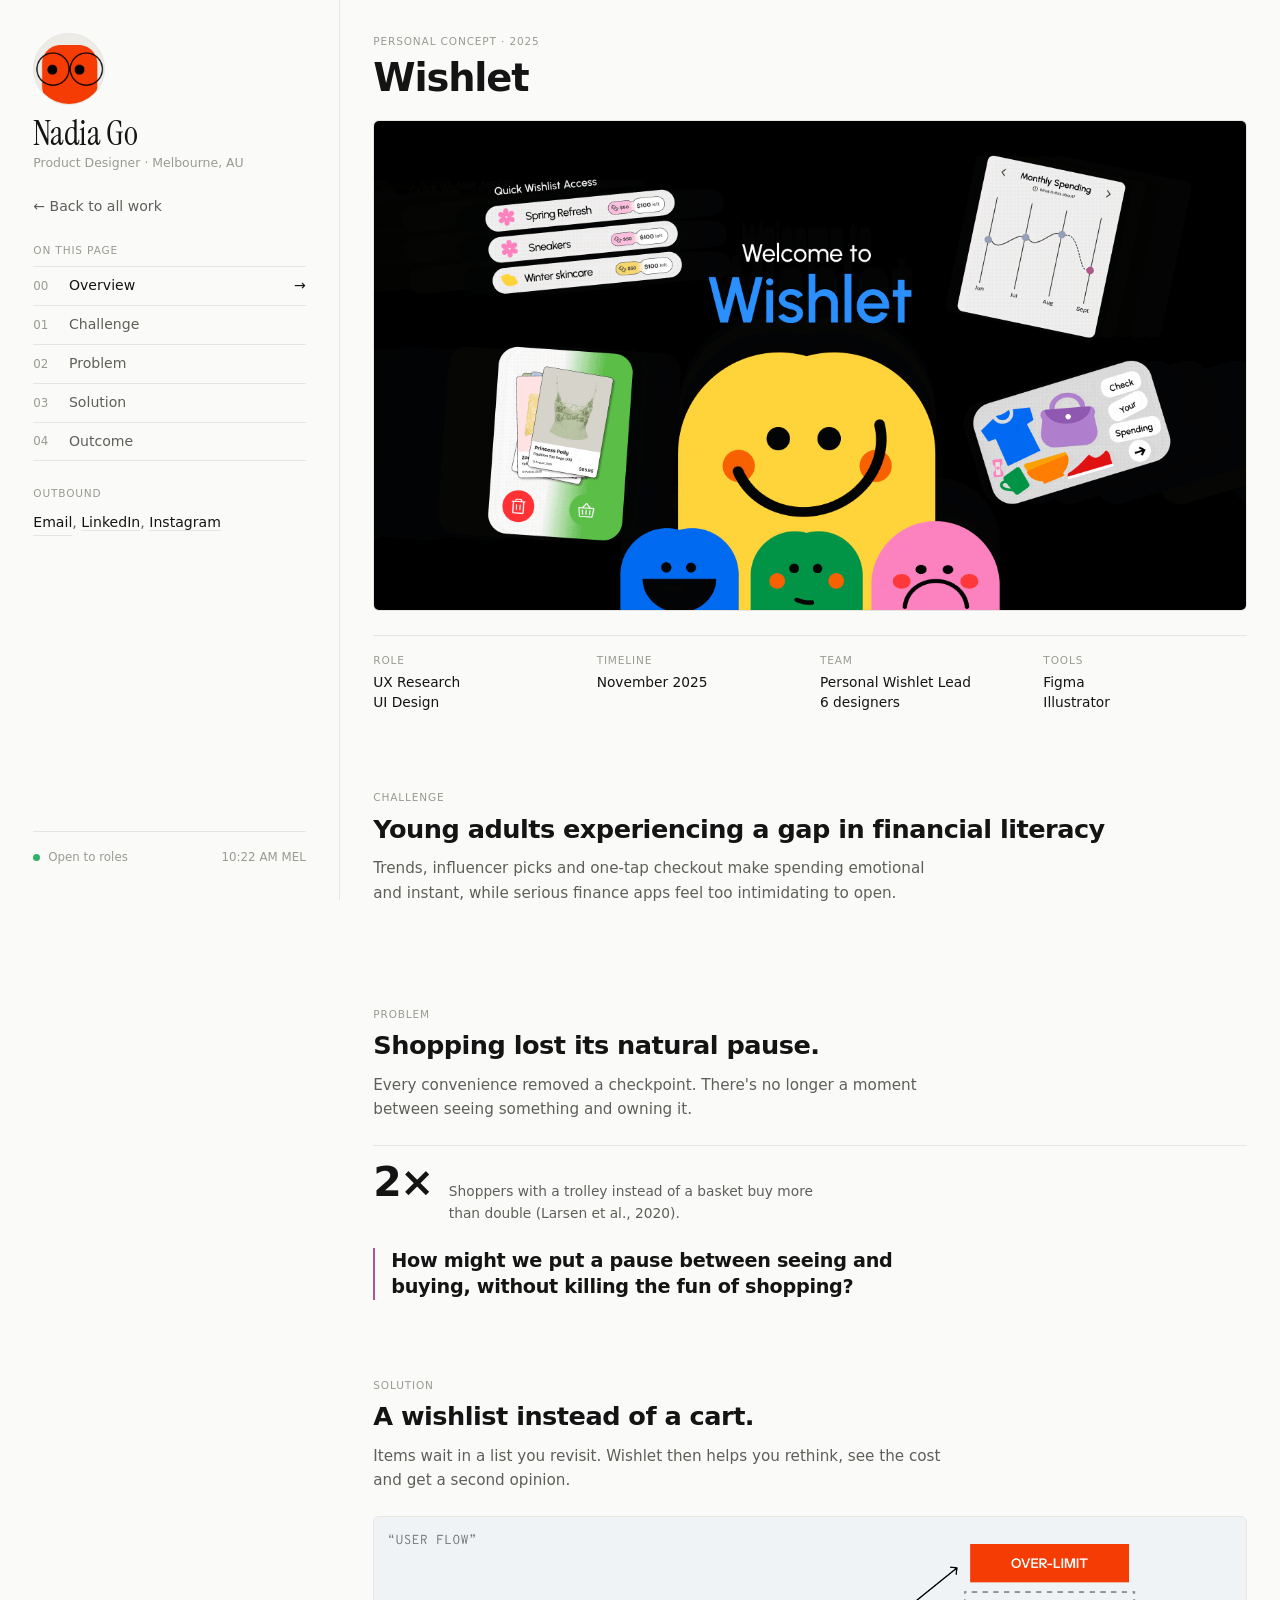
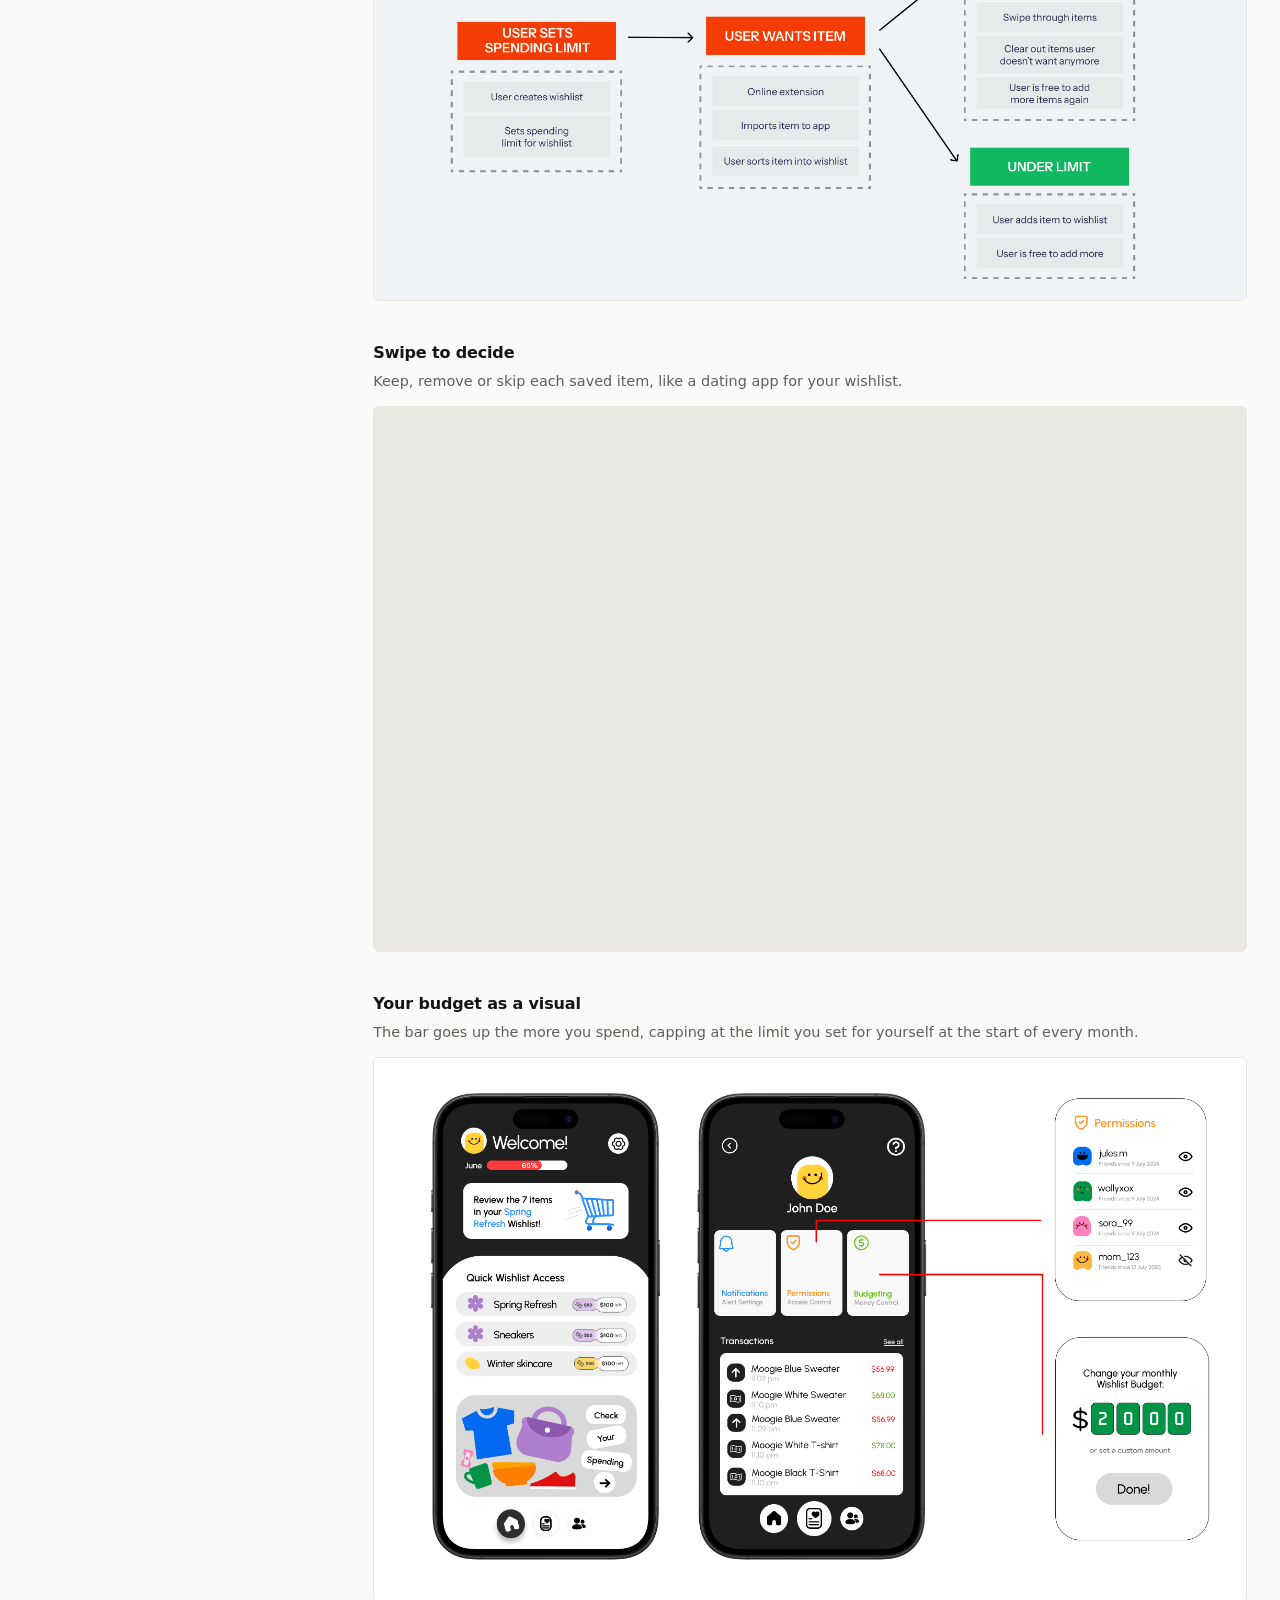
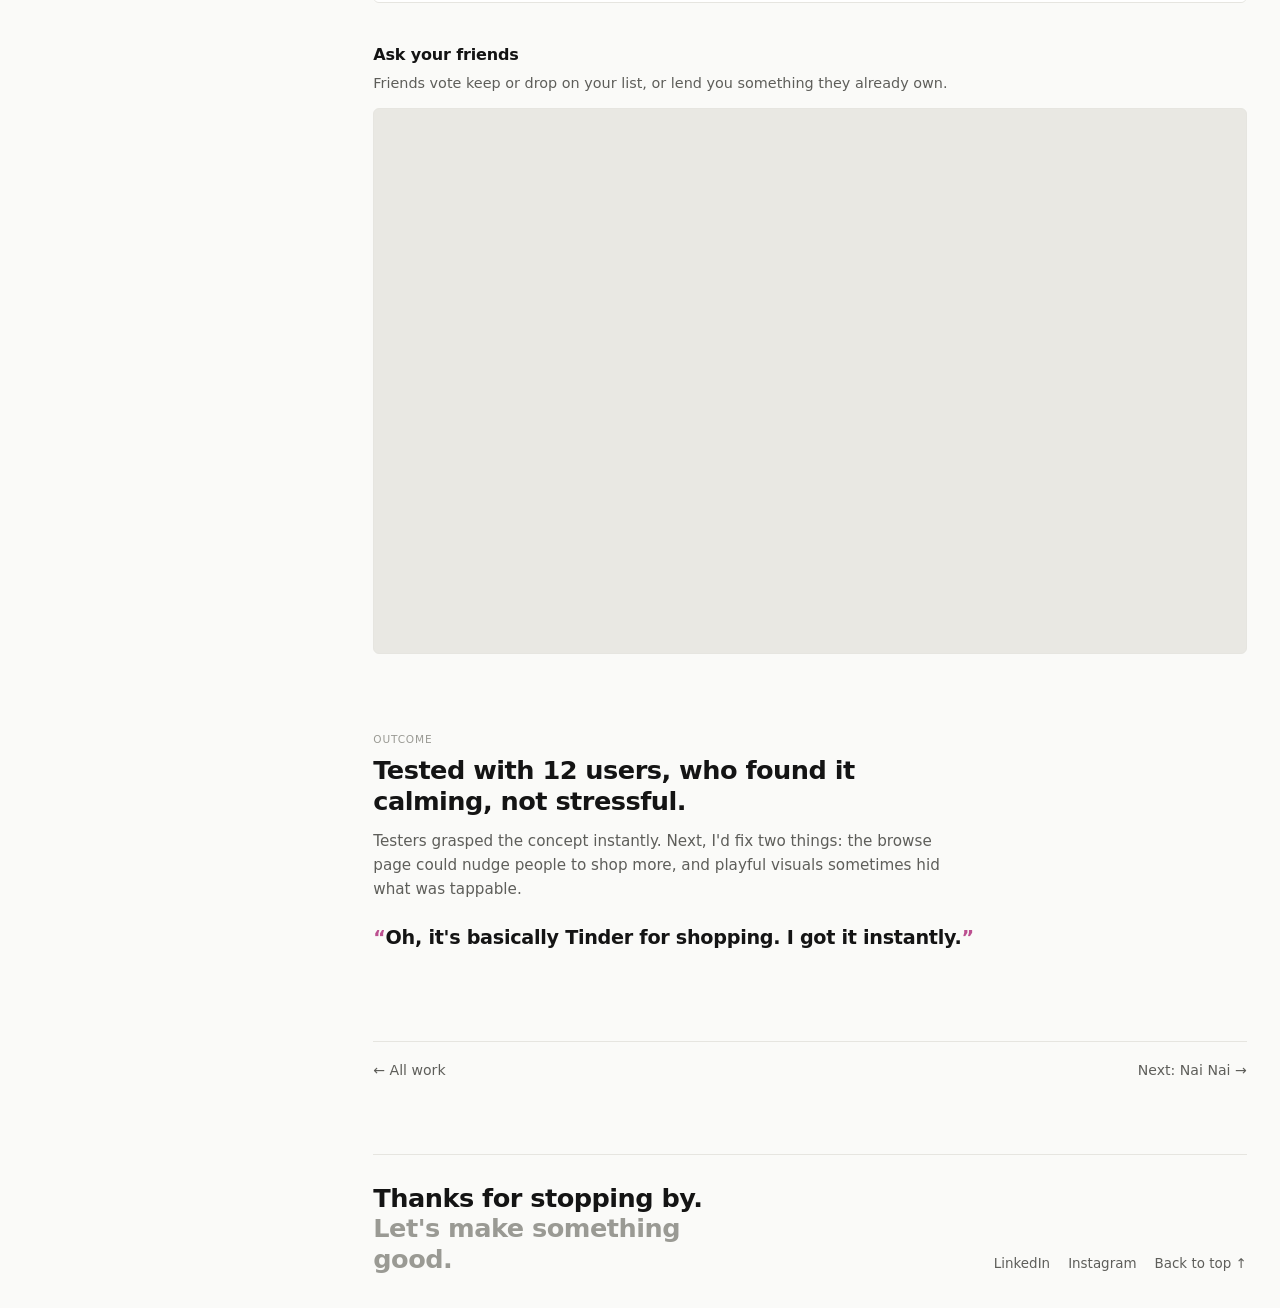
<file: wishlet.html>
<!DOCTYPE html>
<html lang="en">
<head>
<meta charset="UTF-8">
<meta name="viewport" content="width=device-width, initial-scale=1.0">
<title>Wishlet — Nadia Go</title>
<meta name="description" content="Case study: Wishlet, a playful wishlist-and-budgeting app that puts a pause between wanting and buying.">
<link rel="preconnect" href="https://fonts.googleapis.com">
<link rel="preconnect" href="https://fonts.gstatic.com" crossorigin>
<link href="https://fonts.googleapis.com/css2?family=Instrument+Serif&family=Google+Sans:wght@400;500;600;700&display=swap" rel="stylesheet">
<link rel="icon" type="image/png" href="Character-building/favicon(2).png" sizes="32x32">

<style>
  :root{
    --bg:#FAFAF8;
    --ink:#141414;
    --muted:#5E5E5A;
    --faint:#9A9A94;
    --line:#E6E5E0;
    --green-dark:#1C6B41;
    --accent:#BC5090;            /* page accent (quotes, question rule) */
    --serif:'Instrument Serif', Georgia, 'Times New Roman', serif;   /* name only */
    --sans:'Google Sans', system-ui, -apple-system, sans-serif;
    --rail-w:340px;
    --pad:clamp(20px,2.6vw,40px);
    --measure:780px;
  }
  *{box-sizing:border-box;}
  html{scroll-behavior:smooth;}
  body{
    margin:0; background:var(--bg); color:var(--ink);
    font-family:var(--sans); font-size:15px; line-height:1.55;
    -webkit-font-smoothing:antialiased;
  }
  ::selection{background:var(--ink); color:var(--bg);}
  a{color:inherit; text-decoration:none;}
  a:focus-visible,button:focus-visible{outline:2px solid var(--ink); outline-offset:3px; border-radius:4px;}
  img,video{max-width:100%; display:block;}

  /* ── LAYOUT ─────────────────────────────── */
  .layout{display:grid; grid-template-columns:var(--rail-w) 1fr; min-height:100vh;}

  /* ── SIDEBAR (shared with index.html) ───── */
  .rail{
    position:sticky; top:0; height:100vh; overflow:hidden;
    padding:var(--pad);
    border-right:1px solid var(--line);
    display:flex; flex-direction:column; gap:24px;
  }
  .rail-id{display:flex; flex-direction:column; gap:12px;}
  .pfp{
    position:relative; width:72px; height:72px; flex:none;
    border-radius:50%; overflow:hidden;
    background:#EDEBE5; border:1px solid var(--line);
  }
 .pfp__inner{position:absolute; left:-1%; top:15%; width:100%; height:100%;}
  .pfp__body, .pfp__eyes img{width:100%; height:100%; -webkit-user-drag:none; user-select:none;}
  .pfp__body{position:absolute; inset:0;}
  .pfp__eyes{position:absolute; inset:0; transition:transform .08s linear; will-change:transform;}
  .pfp__eyes img{display:block; transform-origin:45.75% 35.25%; transition:transform .09s ease;}
  .pfp.is-blinking .pfp__eyes img{transform:scaleY(.08);}

  .name{display:block; font-family:var(--serif); font-weight:400; font-size:2.1rem; line-height:1; letter-spacing:-0.01em; margin:0;}
  .subtitle{font-size:0.78rem; color:var(--faint); margin:2px 0 0;}
  .bio{color:var(--muted); margin:0; max-width:36ch; font-size:0.88rem; line-height:1.5;}
  .bio strong{color:var(--ink); font-weight:500;}
  .bio + .bio{margin-top:-14px;}

  .rail-label{
    display:block; font-size:0.66rem; letter-spacing:0.08em; text-transform:uppercase;
    color:var(--faint); margin:0 0 8px;
  }
  .nav ul{list-style:none; margin:0; padding:0; border-top:1px solid var(--line);}
  .nav li{border-bottom:1px solid var(--line);}
  .nav a{
    display:flex; align-items:center; gap:12px; padding:8px 0;
    font-size:0.88rem; color:var(--muted); transition:color .18s ease;
  }
  .nav .num{font-variant-numeric:tabular-nums; font-size:0.74rem; color:var(--faint); min-width:2em;}
  .nav .arr{margin-left:auto; opacity:0; transform:translateX(-6px); transition:opacity .18s ease, transform .18s ease;}
  .nav a:hover, .nav a[aria-current]{color:var(--ink);}
  .nav a:hover .arr, .nav a[aria-current] .arr{opacity:1; transform:none;}

  .back{font-size:0.88rem; color:var(--muted); width:max-content; transition:color .18s ease;}
  .back:hover{color:var(--ink);}

  .outbound{color:var(--muted); margin:0; line-height:1.8; font-size:0.88rem;}
  .outbound a, .outbound button{color:var(--ink); border-bottom:1px solid var(--line); transition:border-color .18s ease;}
  .outbound a:hover, .outbound button:hover{border-color:var(--ink);}
  .outbound button{appearance:none; -webkit-appearance:none; display:inline; background:none; border-top:0; border-left:0; border-right:0; border-radius:0; padding:0; font:inherit; line-height:inherit; vertical-align:baseline; cursor:pointer;}
  .outbound button.copied{color:var(--green-dark); border-color:var(--green-dark);}

  .rail-foot{
    margin-top:auto; padding-top:16px; border-top:1px solid var(--line);
    display:flex; justify-content:space-between; gap:12px;
    font-size:0.74rem; color:var(--faint); font-variant-numeric:tabular-nums;
  }
  .status{display:inline-flex; align-items:center; gap:8px;}
  .status::before{content:""; width:7px; height:7px; border-radius:50%; background:#2FB36B;}

  /* ── MAIN CONTENT ───────────────────────── */
  .main{padding:var(--pad); min-width:0;}
  
  section[id], .main{scroll-margin-top:20px;}

  .eyebrow, .label{
    font-size:0.66rem; letter-spacing:0.08em; text-transform:uppercase;
    color:var(--faint); margin:0 0 8px;
  }
  .title{font-family:var(--sans); font-weight:700; letter-spacing:-0.03em; font-size:clamp(1.8rem,3vw,2.4rem); line-height:1.05; margin:0 0 22px;}

  .media{margin:0; background:#E9E8E3; border:1px solid var(--line); border-radius:6px; overflow:hidden; aspect-ratio:16/9;}
  .media.tall{aspect-ratio:16/10;}
  .media.auto{aspect-ratio:auto;}
  .media.auto img{height:auto;}
  .media img,.media video{width:100%; height:100%; object-fit:cover;}
  .media.fit{aspect-ratio:auto; background:none; border:0; border-radius:0; --cap:min(72vh,620px);}
  .media.fit video{
    margin:0 auto; width:100%; height:auto; aspect-ratio:var(--ar,16/9);
    max-width:calc(var(--cap) * var(--ar-n,1.7778));
    object-fit:contain; border-radius:6px; background:#E9E8E3;
  }

  .facts{
    margin:24px 0 0; padding-top:16px; border-top:1px solid var(--line);
    display:grid; grid-template-columns:repeat(4,minmax(0,1fr)); gap:20px;
  }
  .facts dt{font-size:0.66rem; letter-spacing:0.08em; text-transform:uppercase; color:var(--faint); margin:0 0 4px;}
  .facts dd{margin:0; font-size:0.86rem; line-height:1.45;}

  .block{padding:clamp(48px,6vw,80px) 0 0;}
  .statement{font-family:var(--sans); font-weight:600; letter-spacing:-0.02em; font-size:clamp(1.3rem,2vw,1.7rem); line-height:1.2; margin:0 0 12px; max-width:28ch;}
  .statement.wide{max-width:none;}
  .body{font-size:0.95rem; line-height:1.6; color:var(--muted); margin:0 0 24px; max-width:60ch;}
  .body strong{color:var(--ink); font-weight:500;}

  .question{
    font-family:var(--sans); font-weight:600; letter-spacing:-0.015em;
    font-size:clamp(1.05rem,1.5vw,1.25rem); line-height:1.35; margin:24px 0 0; max-width:40ch;
    padding-left:16px; border-left:2px solid var(--accent);
  }
  .stat{display:flex; align-items:baseline; gap:16px; border-top:1px solid var(--line); padding-top:16px; margin-top:8px;}
  .stat b{font-family:var(--sans); font-weight:700; font-size:clamp(2rem,3.2vw,2.8rem); letter-spacing:-0.04em; line-height:1;}
  .stat span{font-size:0.86rem; color:var(--muted); max-width:44ch;}

  .feature{margin-top:40px;}
  .feature h4{font-family:var(--sans); font-weight:600; font-size:1rem; letter-spacing:-0.01em; margin:0 0 4px;}
  .feature p{margin:0 0 14px; color:var(--muted); font-size:0.9rem;}

  .pull{font-family:var(--sans); font-weight:600; letter-spacing:-0.015em; font-size:clamp(1.05rem,1.5vw,1.25rem); line-height:1.35; margin:24px 0 0;}
  .pull::before{content:"\201C"; color:var(--accent);} .pull::after{content:"\201D"; color:var(--accent);}

  .block > img{margin-top:8px; border-radius:6px; border:1px solid var(--line);}

  .pager{
    display:flex; justify-content:space-between; gap:16px;
    margin-top:clamp(56px,7vw,96px); padding-top:18px; border-top:1px solid var(--line);
    font-size:0.88rem; color:var(--muted);
  }
  .pager a:hover{color:var(--ink);}

  /* about page */
  .prose p{font-size:0.98rem; line-height:1.7; color:var(--muted); margin:0 0 18px; max-width:62ch;}
  .prose strong{color:var(--ink); font-weight:500;}

  /* ── FOOTER (shared with index.html) ────── */
  .foot{
    margin-top:72px; padding-top:28px; border-top:1px solid var(--line);
    display:flex; flex-wrap:wrap; align-items:flex-end; justify-content:space-between; gap:20px;
  }
  .foot-line{font-family:var(--sans); font-weight:600; letter-spacing:-0.02em; font-size:clamp(1.2rem,2.2vw,1.6rem); line-height:1.2; margin:0; max-width:22ch;}
  .foot-line em{font-style:normal; color:var(--faint);}
  .foot-links{display:flex; gap:18px; font-size:0.84rem; color:var(--muted);}
  .foot-links a:hover{color:var(--ink);}

  /* ── RESPONSIVE ─────────────────────────── */
  @media (max-width:1100px){ :root{--rail-w:300px;} }
  @media (max-width:820px){
    .layout{grid-template-columns:1fr;}
    .rail{position:static; height:auto; overflow:visible; border-right:0; border-bottom:1px solid var(--line); gap:22px; padding:28px 20px;}
    .rail .nav--sections{display:none;}   /* in-page menu not needed once stacked */
    .name{font-size:2rem;}
    .bio{max-width:none;}
    .rail-foot{margin-top:0;}
    .main{padding:28px 20px 40px;}
    .facts{grid-template-columns:1fr 1fr;}
  }
  @media (max-width:420px){
    .rail-id{flex-direction:row; align-items:center; gap:16px; flex-wrap:wrap;}
    .rail-id .text{flex:1; min-width:0;}
    .pfp{width:64px; height:64px;}
    .stat{flex-direction:column; gap:6px;}
  }
  @media (prefers-reduced-motion:reduce){ html{scroll-behavior:auto;} *{transition:none !important;} }
</style>
</head>
<body>

<div class="layout">

  <!-- ══ SIDEBAR ══ -->
  <aside class="rail">
    <div class="rail-id">
      <a href="index.html" class="pfp" id="pfp" aria-label="Nadia Go — home">
        <div class="pfp__inner">
          <img class="pfp__body" alt="" src="Character-building/whole.png" onerror="this.remove()">
          <div class="pfp__eyes" id="pfpEyes"><img alt="" src="Character-building/eyes.png" onerror="this.remove()"></div>
        </div>
      </a>
      <div class="text">
        <a href="index.html"><span class="name">Nadia Go</span></a>
        <p class="subtitle">Product Designer · Melbourne, AU</p>
      </div>
    </div>

    <a class="back" href="index.html#work">← Back to all work</a>

    <nav class="nav nav--sections" aria-label="On this page">
      <span class="rail-label">On this page</span>
      <ul>
        <li><a href="#overview"><span class="num">00</span>Overview<span class="arr">→</span></a></li>
        <li><a href="#challenge"><span class="num">01</span>Challenge<span class="arr">→</span></a></li>
        <li><a href="#problem"><span class="num">02</span>Problem<span class="arr">→</span></a></li>
        <li><a href="#solution"><span class="num">03</span>Solution<span class="arr">→</span></a></li>
        <li><a href="#outcome"><span class="num">04</span>Outcome<span class="arr">→</span></a></li>
      </ul>
    </nav>

    <div>
      <span class="rail-label">Outbound</span>
      <p class="outbound">
        <button type="button" id="copyEmail" data-email="nadiajingxiang@gmail.com">Email</button>,
        <a href="https://www.linkedin.com/in/nadia-alexandra-/" target="_blank" rel="noopener">LinkedIn</a>,
        <a href="https://www.instagram.com/nadialexandraa/" target="_blank" rel="noopener">Instagram</a>
      </p>
    </div>

    <div class="rail-foot">
      <span class="status">Open to roles</span>
      <span id="clock">--:-- --</span>
    </div>
  </aside>

  <!-- ══ CONTENT ══ -->
  <main class="main" id="top">

    <section id="overview">
      <p class="eyebrow">Personal Concept · 2025</p>
      <h1 class="title">Wishlet</h1>
      <figure class="media">
        <img src="Case-study-images/wishlet-preview.gif" alt="Wishlet collections screen with colour-coded wishlists and Daisy the mascot" onerror="this.remove()">
      </figure>
      <dl class="facts">
        <div><dt>Role</dt><dd>UX Research<br>UI Design</dd></div>
        <div><dt>Timeline</dt><dd>November 2025</dd></div>
        <div><dt>Team</dt><dd>Personal Wishlet Lead<br>6 designers</dd></div>
        <div><dt>Tools</dt><dd>Figma<br>Illustrator</dd></div>
      </dl>
    </section>

    <section class="block" id="challenge">
      <p class="label">Challenge</p>
      <h2 class="statement wide">Young adults experiencing a gap in financial literacy</h2>
      <p class="body">Trends, influencer picks and one-tap checkout make spending emotional and instant, while serious finance apps feel too intimidating to open.</p>
    </section>

    <section class="block" id="problem">
      <p class="label">Problem</p>
      <h2 class="statement">Shopping lost its natural pause.</h2>
      <p class="body">Every convenience removed a checkpoint. There's no longer a moment between seeing something and owning it.</p>
      <div class="stat">
        <b>2×</b>
        <span>Shoppers with a trolley instead of a basket buy more than double (Larsen et al., 2020).</span>
      </div>
      <p class="question">How might we put a pause between seeing and buying, without killing the fun of shopping?</p>
    </section>

    <section class="block" id="solution">
      <p class="label">Solution</p>
      <h2 class="statement">A wishlist instead of a cart.</h2>
      <p class="body">Items wait in a list you revisit. Wishlet then helps you rethink, see the cost and get a second opinion.</p>
      <figure class="media auto"><img src="Case-study-images/WISHLET-USERFLOW.png" alt="Wishlet user flow" onerror="this.remove()"></figure>

      <div class="feature">
        <h4>Swipe to decide</h4>
        <p>Keep, remove or skip each saved item, like a dating app for your wishlist.</p>
        <figure class="media tall"><video autoplay loop muted playsinline preload="metadata" aria-label="Wishlet swiping interaction demo"><source src="Case-study-images/WISHLET-SWIPING.mp4" type="video/mp4"></video></figure>
      </div>
      <div class="feature">
        <h4>Your budget as a visual</h4>
        <p>The bar goes up the more you spend, capping at the limit you set for yourself at the start of every month.</p>
        <figure class="media tall"><img src="Case-study-images/Wishlet(homepage).jpg" alt="Financial Breakdown screen with a basket of coloured shapes" onerror="this.remove()"></figure>
      </div>
      <div class="feature">
        <h4>Ask your friends</h4>
        <p>Friends vote keep or drop on your list, or lend you something they already own.</p>
        <figure class="media tall"><video autoplay loop muted playsinline preload="metadata" aria-label="Wishlet community voting demo"><source src="Case-study-images/WISHLET-COMMUNITY-ANIMATION.mp4" type="video/mp4"></video></figure>
      </div>
    </section>

    <section class="block" id="outcome">
      <p class="label">Outcome</p>
      <h2 class="statement">Tested with 12 users, who found it calming, not stressful.</h2>
      <p class="body">Testers grasped the concept instantly. Next, I'd fix two things: the browse page could nudge people to shop more, and playful visuals sometimes hid what was tappable.</p>
      <p class="pull">Oh, it's basically Tinder for shopping. I got it instantly.</p>
    </section>

    <nav class="pager">
      <a href="index.html#work">← All work</a>
      <a href="Nainai.html">Next: Nai Nai →</a>
    </nav>

    <footer class="foot">
      <p class="foot-line">Thanks for stopping by. <em>Let's make something good.</em></p>
      <div class="foot-links">
        <a href="https://www.linkedin.com/in/nadia-alexandra-/" target="_blank" rel="noopener">LinkedIn</a>
        <a href="https://www.instagram.com/nadialexandraa/" target="_blank" rel="noopener">Instagram</a>
        <a href="#top">Back to top ↑</a>
      </div>
    </footer>
  </main>
</div>

<script>
  /* ── profile picture: eyes follow the cursor + blink ── */
  (function(){
    const pfp  = document.getElementById('pfp');
    const eyes = document.getElementById('pfpEyes');
    if(!pfp || !eyes) return;
    const reduce = window.matchMedia && matchMedia('(prefers-reduced-motion: reduce)').matches;
    const EYE_CX = 0.4575, EYE_CY = 0.3525;
    let mx = null, my = null, raf = 0;
    function track(){
      if(mx === null) return;
      const r = eyes.getBoundingClientRect();
      const maxX = r.width * 0.07, maxY = r.height * 0.05;
      const cx = r.left + r.width * EYE_CX, cy = r.top + r.height * EYE_CY;
      const dx = mx - cx, dy = my - cy, len = Math.hypot(dx, dy) || 1;
      eyes.style.transform = `translate(${(dx/len*maxX).toFixed(2)}px, ${(dy/len*maxY).toFixed(2)}px)`;
    }
    addEventListener('pointermove', e => {
      mx = e.clientX; my = e.clientY;
      if(!raf) raf = requestAnimationFrame(() => { raf = 0; track(); });
    }, {passive:true});
    addEventListener('scroll', track, {passive:true});
    if(!reduce){
      (function blink(){
        setTimeout(() => {
          pfp.classList.add('is-blinking');
          setTimeout(() => pfp.classList.remove('is-blinking'), 150);
          blink();
        }, 2600 + Math.random() * 4000);
      })();
    }
  })();

  /* ── Melbourne local time ── */
  (function(){
    const el = document.getElementById('clock');
    const fmt = new Intl.DateTimeFormat('en-AU', {hour:'2-digit', minute:'2-digit', hour12:true, timeZone:'Australia/Melbourne'});
    const tick = () => { el.textContent = fmt.format(new Date()).toUpperCase() + ' MEL'; };
    tick(); setInterval(tick, 15000);
  })();

  /* ── copy email ── */
  (function(){
    const btn = document.getElementById('copyEmail');
    btn.addEventListener('click', async () => {
      try{ await navigator.clipboard.writeText(btn.dataset.email); btn.textContent = 'Copied ✓'; btn.classList.add('copied'); }
      catch(e){ btn.textContent = btn.dataset.email; }
      setTimeout(() => { btn.textContent = 'Email'; btn.classList.remove('copied'); }, 1800);
    });
  })();

  /* ── in-page menu: highlight the section being read ── */
  (function(){
    const links = [...document.querySelectorAll('.nav--sections a[href^="#"]')];
    if(!links.length || !('IntersectionObserver' in window)) return;
    const byId = Object.fromEntries(links.map(a => [a.getAttribute('href').slice(1), a]));
    const io = new IntersectionObserver(entries => {
      entries.forEach(en => {
        if(!en.isIntersecting) return;
        links.forEach(a => a.removeAttribute('aria-current'));
        byId[en.target.id]?.setAttribute('aria-current', 'location');
      });
    }, {rootMargin:'-35% 0px -60% 0px'});
    Object.keys(byId).forEach(id => { const s = document.getElementById(id); if(s) io.observe(s); });
  })();

  /* ── fit videos to their real shape ── */
  document.querySelectorAll('.media.fit video').forEach(v => {
    const fit = () => {
      if(!v.videoWidth) return;
      v.style.setProperty('--ar', v.videoWidth + ' / ' + v.videoHeight);
      v.style.setProperty('--ar-n', v.videoWidth / v.videoHeight);
    };
    v.addEventListener('loadedmetadata', fit); fit();
  });
</script>
</body>
</html>
</file>
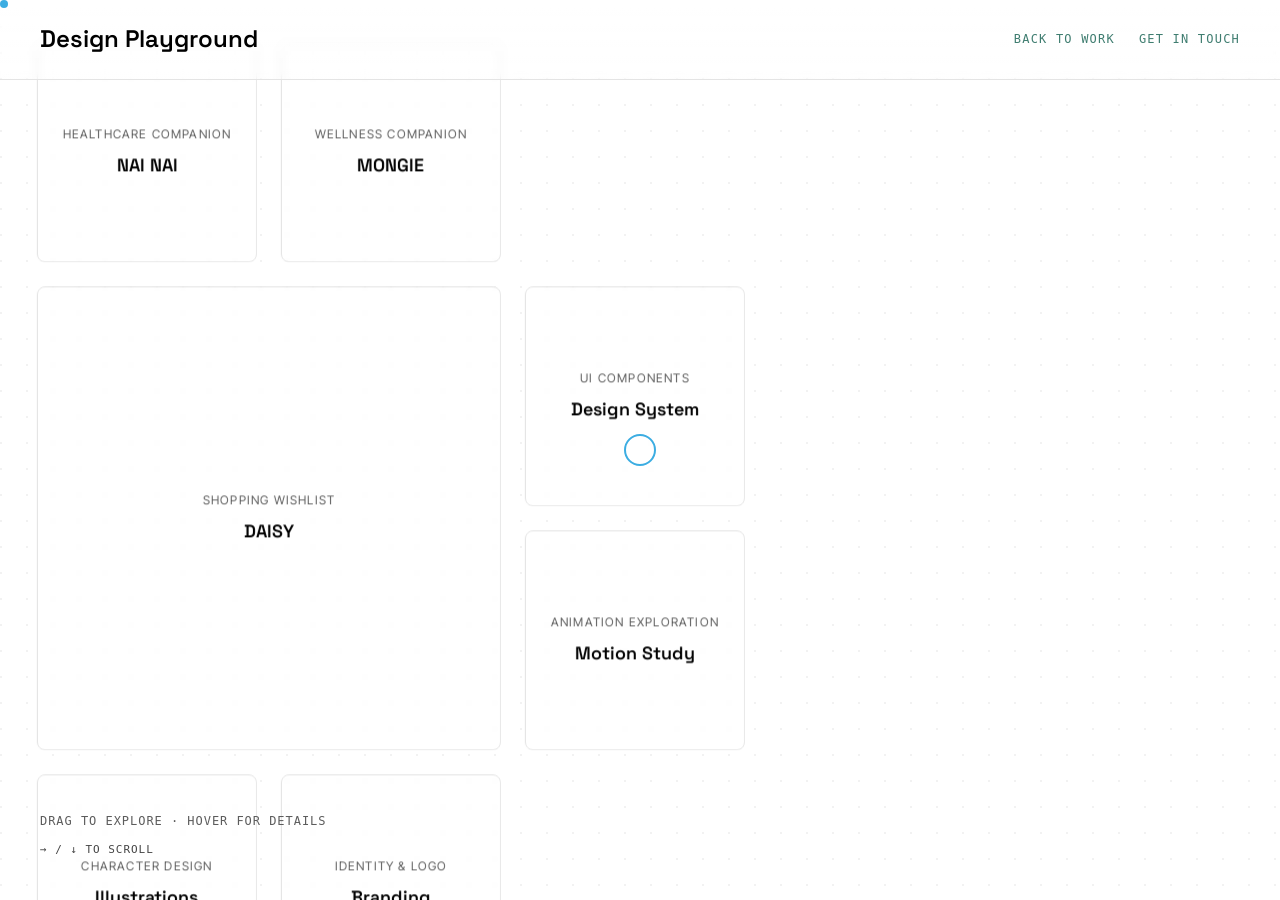
<file: testing-designprojects./designprojects.html>
<!DOCTYPE html>
<html lang="en">
<head>
    <meta charset="UTF-8">
    <meta name="viewport" content="width=device-width, initial-scale=1.0">
    <title>Design Playground — Nadia Go</title>
    <link rel="preconnect" href="https://fonts.googleapis.com">
    <link rel="preconnect" href="https://fonts.gstatic.com" crossorigin>
    <link href="https://fonts.googleapis.com/css2?family=Fraunces:ital,opsz,wght@0,9..144,100..900;1,9..144,100..900&family=Inter+Tight:ital,wght@0,100..900;1,100..900&family=Raleway:ital,wght@0,100..900;1,100..900&family=Space+Grotesk:wght@300..700&display=swap" rel="stylesheet">
    <style>
        :root {
            --ink: #ffffff;
            --ink-soft: #fafafa;
            --paper: #000000;
            --paper-dim: #454545;
            --muted: #5c5c5c;
            --hot: #3cade2;
            --hot-dim: #1d8bbe;
            --cool: #6fb39f;
            --cool-dim: #3f7d70;
            --line: #e4e4e4;
            --font-display: "Space Grotesk", sans-serif;
            --font-body: "Inter Tight", sans-serif;
            --font-mono: 'Space Mono', 'SFMono-Regular', Consolas, monospace;
        }

        * { box-sizing: border-box; }

        html {
            scroll-behavior: smooth;
            height: 100%;
            overflow: hidden;
        }

        body {
            margin: 0;
            padding: 0;
            background: var(--ink);
            color: var(--paper);
            font-family: var(--font-body);
            font-size: 16px;
            line-height: 1.6;
            height: 100vh;
            overflow: hidden;
            -webkit-font-smoothing: antialiased;
            background-image:
                radial-gradient(circle at 1px 1px, rgba(0, 0, 0, 0.05) 1px, transparent 0);
            background-size: 26px 26px;
        }

        .gallery-container {
            position: fixed;
            top: 0;
            left: 0;
            width: 100%;
            height: 100%;
            overflow: hidden;
            cursor: grab;
            user-select: none;
        }

        .gallery-container.is-dragging {
            cursor: grabbing;
        }

        .gallery-grid {
            position: absolute;
            top: 0;
            left: 0;
            display: grid;
            grid-template-columns: repeat(auto-fit, minmax(220px, 1fr));
            gap: 24px;
            padding: 40px;
            will-change: transform;
        }

        .gallery-item {
            position: relative;
            aspect-ratio: 1;
            background: var(--paper-dim);
            border-radius: 8px;
            overflow: hidden;
            cursor: pointer;
            transition: transform 0.2s ease, filter 0.2s ease;
            border: 1px solid var(--line);
        }

        .gallery-item:hover {
            transform: scale(1.05);
            filter: brightness(1.1);
        }

        .gallery-item img,
        .gallery-item video {
            width: 100%;
            height: 100%;
            object-fit: cover;
            display: block;
        }

        .gallery-item-overlay {
            position: absolute;
            top: 0;
            left: 0;
            right: 0;
            bottom: 0;
            background: linear-gradient(135deg, rgba(60, 173, 226, 0.1), rgba(111, 179, 159, 0.1));
            opacity: 0;
            transition: opacity 0.3s ease;
            display: flex;
            align-items: flex-end;
            padding: 16px;
            pointer-events: none;
        }

        .gallery-item:hover .gallery-item-overlay {
            opacity: 1;
        }

        .gallery-item-title {
            color: var(--ink);
            font-family: var(--font-display);
            font-size: 14px;
            font-weight: 600;
            text-shadow: 0 2px 8px rgba(0, 0, 0, 0.3);
        }

        /* Header overlay */
        .gallery-header {
            position: fixed;
            top: 0;
            left: 0;
            right: 0;
            height: 80px;
            background: linear-gradient(to bottom, rgba(255, 255, 255, 0.95), rgba(255, 255, 255, 0));
            backdrop-filter: blur(4px);
            display: flex;
            align-items: center;
            justify-content: space-between;
            padding: 0 40px;
            z-index: 100;
            border-bottom: 1px solid var(--line);
        }

        .gallery-title {
            font-family: var(--font-display);
            font-size: 24px;
            font-weight: 600;
            color: var(--paper);
            margin: 0;
        }

        .gallery-nav {
            display: flex;
            gap: 24px;
            align-items: center;
        }

        .gallery-nav a {
            font-family: var(--font-mono);
            font-size: 12px;
            text-transform: uppercase;
            letter-spacing: 0.1em;
            color: var(--cool-dim);
            text-decoration: none;
            transition: color 0.2s ease;
        }

        .gallery-nav a:hover {
            color: var(--hot-dim);
        }

        /* Instructions */
        .gallery-info {
            position: fixed;
            bottom: 40px;
            left: 40px;
            z-index: 100;
            font-family: var(--font-mono);
            font-size: 12px;
            color: var(--muted);
            text-transform: uppercase;
            letter-spacing: 0.08em;
            line-height: 1.8;
        }

        /* Custom cursor */
        .cursor-dot {
            position: fixed;
            width: 8px;
            height: 8px;
            background: var(--hot);
            border-radius: 50%;
            pointer-events: none;
            z-index: 1000;
            opacity: 0;
            transition: opacity 0.3s ease;
        }

        .cursor-ring {
            position: fixed;
            width: 32px;
            height: 32px;
            border: 2px solid var(--hot);
            border-radius: 50%;
            pointer-events: none;
            z-index: 1000;
            opacity: 0;
            transition: opacity 0.3s ease;
        }

        body.custom-cursor-active .cursor-dot,
        body.custom-cursor-active .cursor-ring {
            opacity: 1;
        }

        .cursor-ring.is-active {
            border-color: var(--cool);
            background: rgba(111, 179, 159, 0.1);
            width: 48px;
            height: 48px;
        }

        @media (max-width: 768px) {
            .gallery-item {
                aspect-ratio: auto;
                min-height: 200px;
            }

            .gallery-header {
                padding: 0 20px;
                height: 70px;
            }

            .gallery-info {
                bottom: 20px;
                left: 20px;
                font-size: 10px;
            }

            .gallery-title {
                font-size: 20px;
            }
        }
    </style>
</head>
<body>
    <div class="cursor-dot" aria-hidden="true"></div>
    <div class="cursor-ring" aria-hidden="true"></div>

    <div class="gallery-container" id="gallery-container">
        <div class="gallery-grid" id="gallery-grid"></div>
    </div>

    <header class="gallery-header">
        <h1 class="gallery-title">Design Playground</h1>
        <nav class="gallery-nav">
            <a href="../index.html">Back to work</a>
            <a href="mailto:nadiajingxiang@gmail.com">Get in touch</a>
        </nav>
    </header>

    <div class="gallery-info">
        <div>Drag to explore · Hover for details</div>
        <div style="font-size: 11px; color: var(--paper-dim); margin-top: 8px;">
            → / ↓ to scroll
        </div>
    </div>

    <script>
        // ─────────────────────────────────────────────────────────
        // GALLERY WALL — Interactive draggable & scrollable gallery
        // ─────────────────────────────────────────────────────────

        const TILE_SIZE = 220;
        const GAP = 24;
        const STEP = TILE_SIZE + GAP;
        const DEFAULT_VX = -0.2;
        const DEFAULT_VY = 0.15;
        const LERP_DRAG = 0.08;

        let offsetX = 0, offsetY = 0;
        let targetX = 0, targetY = 0;
        let vx = DEFAULT_VX, vy = DEFAULT_VY;

        let isDragging = false;
        let lastClientX, lastClientY;
        let dragVX = 0, dragVY = 0;

        const isTouchDevice = 'ontouchstart' in window;
        const container = document.getElementById('gallery-container');
        const grid = document.getElementById('gallery-grid');

        // Sample gallery items with projects
        const galleryItems = [
            { title: 'NAI NAI', subtitle: 'Healthcare Companion', color: 'hot' },
            { title: 'MONGIE', subtitle: 'Wellness Companion', color: 'cool' },
            { title: 'DAISY', subtitle: 'Shopping Wishlist', color: 'hot' },
            { title: 'Design System', subtitle: 'UI Components', color: 'cool' },
            { title: 'Motion Study', subtitle: 'Animation Exploration', color: 'hot' },
            { title: 'Illustrations', subtitle: 'Character Design', color: 'cool' },
            { title: 'Branding', subtitle: 'Identity & Logo', color: 'hot' },
            { title: 'Research', subtitle: 'User Studies', color: 'cool' },
            { title: 'Prototypes', subtitle: 'Interactive Concepts', color: 'hot' },
            { title: 'Typography', subtitle: 'Font Exploration', color: 'cool' },
            { title: 'Photography', subtitle: 'Visual Documentation', color: 'hot' },
            { title: 'Packaging', subtitle: 'Product Design', color: 'cool' },
        ];

        // Create gallery grid
        galleryItems.forEach((item, idx) => {
            const tile = document.createElement('div');
            tile.className = 'gallery-item';
            tile.style.gridColumn = `span ${Math.random() > 0.7 ? 2 : 1}`;
            tile.style.gridRow = `span ${Math.random() > 0.8 ? 2 : 1}`;
            
            // Placeholder background with gradient
            const bgColor = item.color === 'hot' ? 'var(--hot)' : 'var(--cool)';
            tile.style.background = `linear-gradient(135deg, ${bgColor}22, ${bgColor}11)`;
            tile.style.backdropFilter = 'blur(2px)';
            
            tile.innerHTML = `
                <div style="width: 100%; height: 100%; display: flex; align-items: center; justify-content: center; text-align: center; padding: 20px; background: inherit;">
                    <div>
                        <div style="font-size: 12px; text-transform: uppercase; letter-spacing: 0.1em; color: var(--muted); margin-bottom: 8px;">
                            ${item.subtitle}
                        </div>
                        <div style="font-family: var(--font-display); font-size: 18px; font-weight: 600; color: var(--paper);">
                            ${item.title}
                        </div>
                    </div>
                </div>
                <div class="gallery-item-overlay">
                    <div class="gallery-item-title">${item.title}</div>
                </div>
            `;
            
            tile.addEventListener('click', () => {
                console.log('Clicked:', item.title);
            });
            
            grid.appendChild(tile);
        });

        // ─────────────────────────────────────────────────────────
        // POINTER EVENTS (drag, touch, mouse)
        // ─────────────────────────────────────────────────────────

        function onPointerDown(e) {
            isDragging = true;
            lastClientX = e.clientX || e.touches[0].clientX;
            lastClientY = e.clientY || e.touches[0].clientY;
            dragVX = 0;
            dragVY = 0;
            container.classList.add('is-dragging');
        }

        function onPointerMove(e) {
            if (!isDragging) return;

            const clientX = e.clientX || e.touches[0].clientX;
            const clientY = e.clientY || e.touches[0].clientY;

            dragVX = clientX - lastClientX;
            dragVY = clientY - lastClientY;

            targetX += dragVX;
            targetY += dragVY;

            lastClientX = clientX;
            lastClientY = clientY;
        }

        function onPointerUp(e) {
            isDragging = false;
            container.classList.remove('is-dragging');
            // Inertia: keep velocity after drag ends
            vx = dragVX * 0.5;
            vy = dragVY * 0.5;
        }

        container.addEventListener('mousedown', onPointerDown);
        document.addEventListener('mousemove', onPointerMove);
        document.addEventListener('mouseup', onPointerUp);

        if (isTouchDevice) {
            container.addEventListener('touchstart', onPointerDown, { passive: true });
            document.addEventListener('touchmove', onPointerMove, { passive: true });
            document.addEventListener('touchend', onPointerUp);
        }

        // Keyboard navigation
        document.addEventListener('keydown', (e) => {
            if (e.key === 'ArrowRight') targetX -= 50;
            if (e.key === 'ArrowLeft') targetX += 50;
            if (e.key === 'ArrowDown') targetY -= 50;
            if (e.key === 'ArrowUp') targetY += 50;
        });

        // ─────────────────────────────────────────────────────────
        // ANIMATION LOOP
        // ─────────────────────────────────────────────────────────

        function animate() {
            // Add default velocity for auto-scroll effect
            if (!isDragging) {
                targetX += vx;
                targetY += vy;
                vx *= 0.98;
                vy *= 0.98;
            }

            // Smooth lerp to target
            offsetX += (targetX - offsetX) * LERP_DRAG;
            offsetY += (targetY - offsetY) * LERP_DRAG;

            grid.style.transform = `translate(${offsetX}px, ${offsetY}px)`;
            requestAnimationFrame(animate);
        }

        animate();

        // ─────────────────────────────────────────────────────────
        // CUSTOM CURSOR
        // ─────────────────────────────────────────────────────────

        const prefersReducedMotion = window.matchMedia('(prefers-reduced-motion: reduce)').matches;
        const isCoarsePointer = window.matchMedia('(pointer: coarse)').matches;

        if (!isCoarsePointer && !prefersReducedMotion) {
            const dot = document.querySelector('.cursor-dot');
            const ring = document.querySelector('.cursor-ring');

            if (dot && ring) {
                document.body.classList.add('custom-cursor-active');

                let mouseX = window.innerWidth / 2;
                let mouseY = window.innerHeight / 2;
                let ringX = mouseX;
                let ringY = mouseY;

                document.addEventListener('mousemove', (e) => {
                    mouseX = e.clientX;
                    mouseY = e.clientY;
                    dot.style.transform = `translate(${mouseX}px, ${mouseY}px) translate(-50%, -50%)`;
                });

                function animateRing() {
                    ringX += (mouseX - ringX) * 0.18;
                    ringY += (mouseY - ringY) * 0.18;
                    ring.style.transform = `translate(${ringX}px, ${ringY}px) translate(-50%, -50%)`;
                    requestAnimationFrame(animateRing);
                }
                animateRing();

                document.addEventListener('mouseover', (e) => {
                    if (e.target.closest('.gallery-item')) {
                        ring.classList.add('is-active');
                    }
                });

                document.addEventListener('mouseout', (e) => {
                    if (e.target.closest('.gallery-item')) {
                        ring.classList.remove('is-active');
                    }
                });

                document.addEventListener('mouseleave', () => {
                    dot.style.opacity = '0';
                    ring.style.opacity = '0';
                });

                document.addEventListener('mouseenter', () => {
                    dot.style.opacity = '';
                    ring.style.opacity = '';
                });
            }
        }
    </script>
</body>
</html>
</file>
